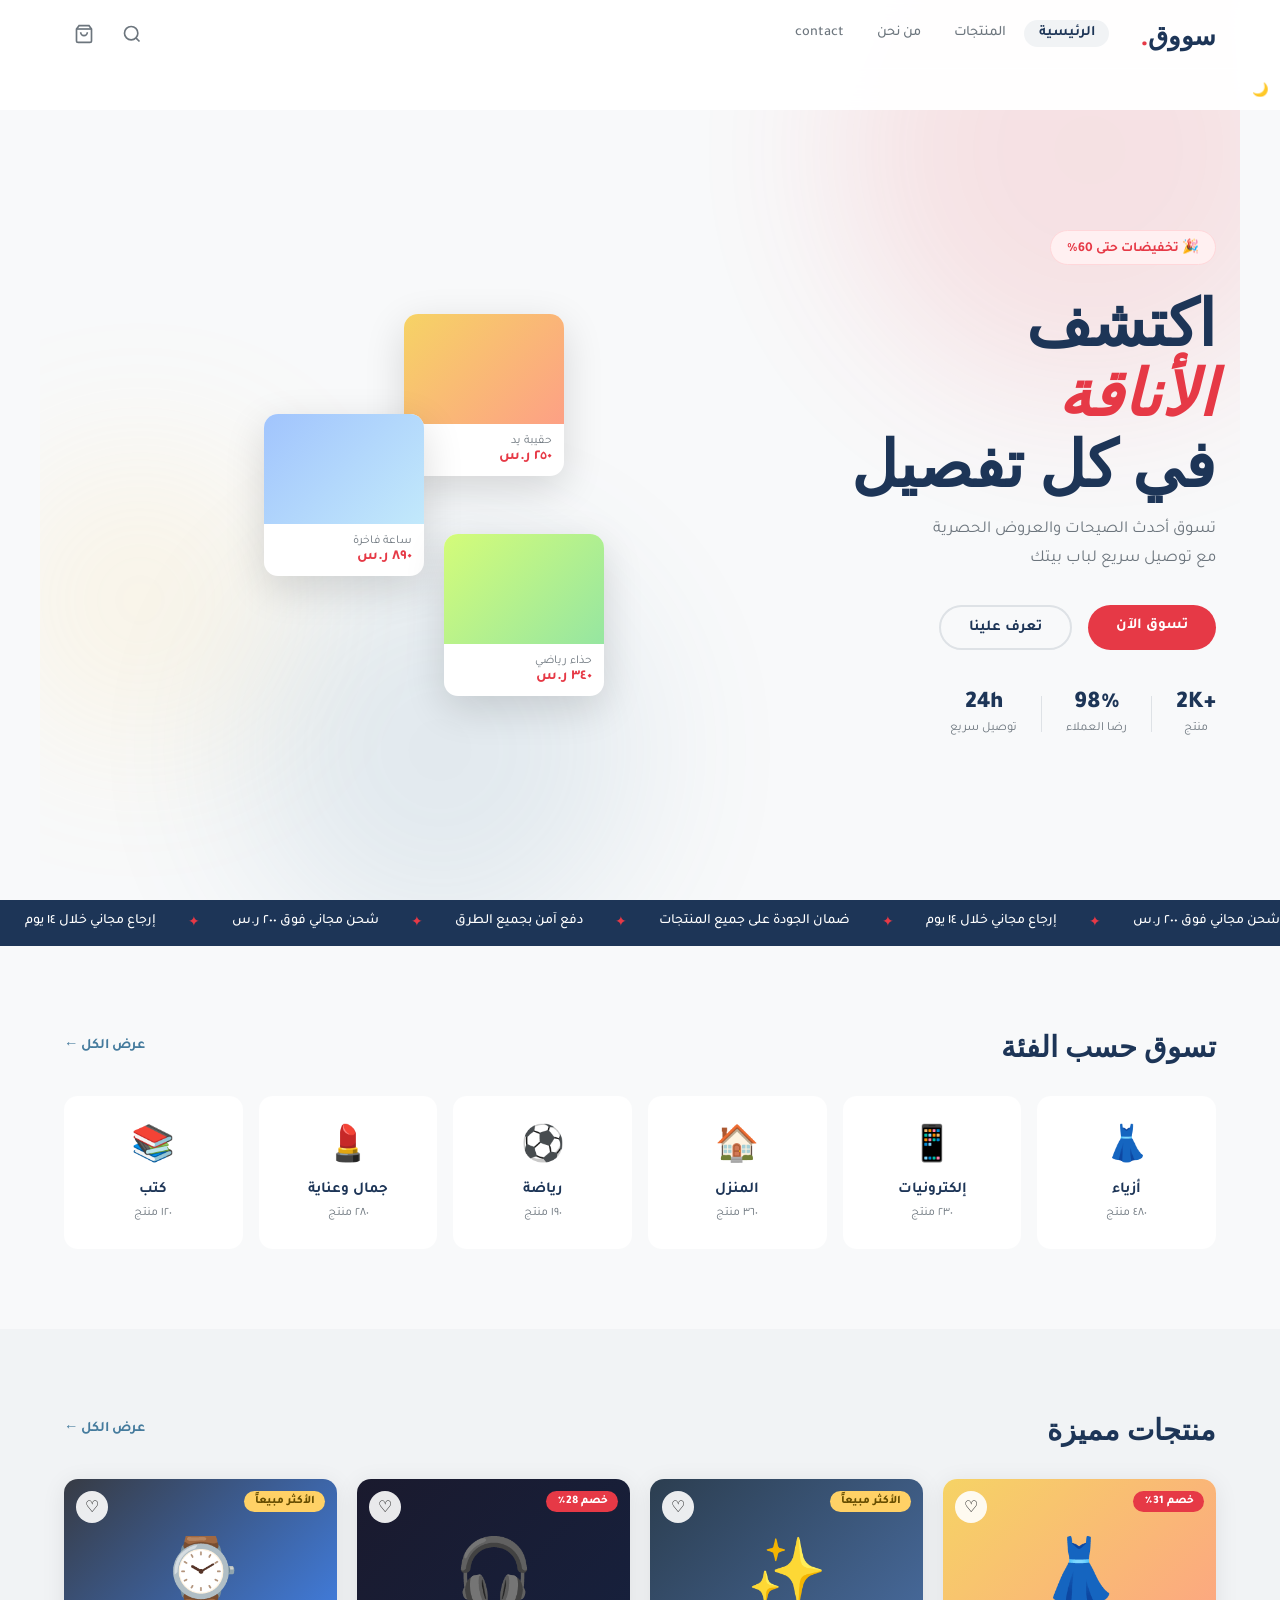
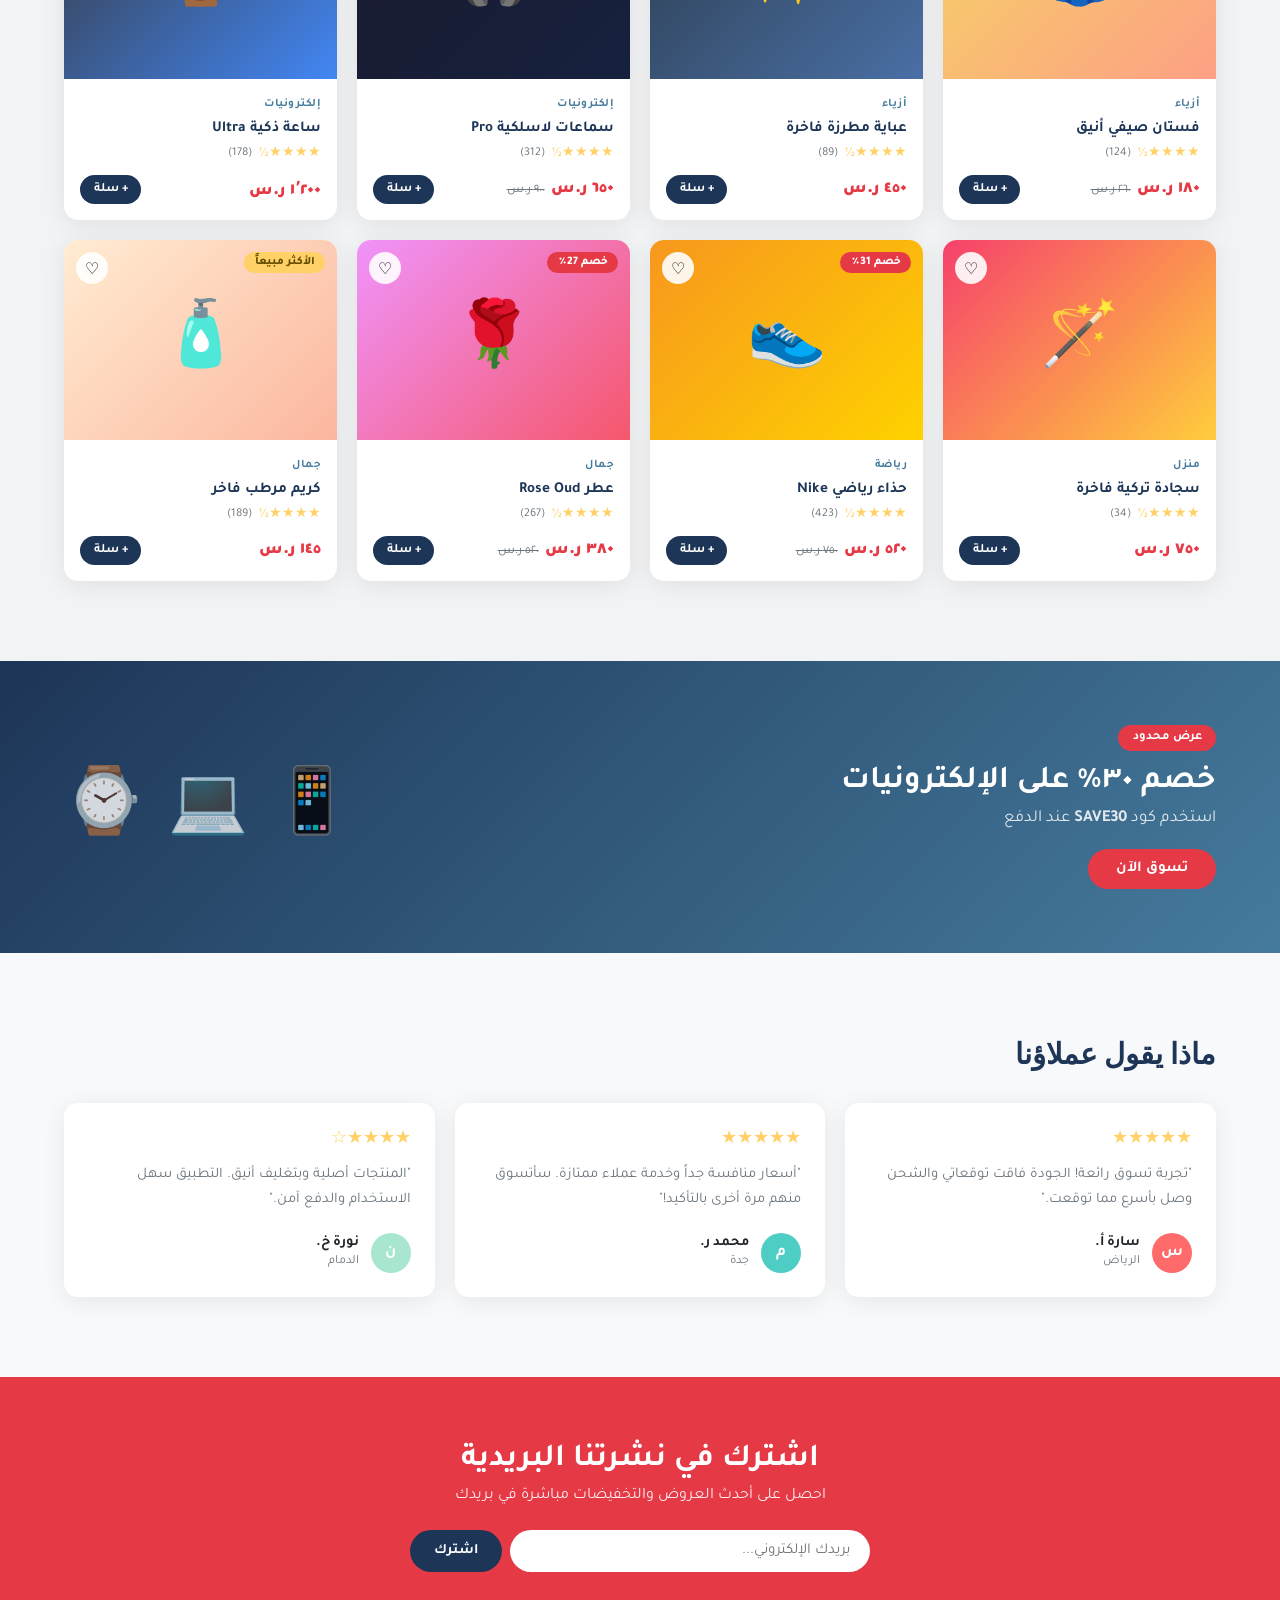
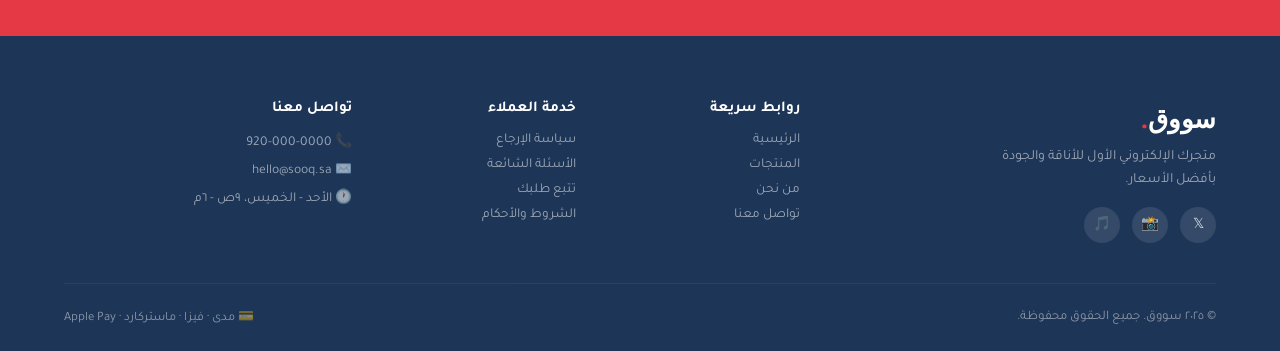
<file: index.html>
<!DOCTYPE html>
<html lang="ar" dir="rtl">
<head>
<meta charset="UTF-8">
<meta name="viewport" content="width=device-width, initial-scale=1.0">
<title>سووق — متجرك الإلكتروني</title>
<link rel="preconnect" href="https://fonts.googleapis.com">
<link href="https://fonts.googleapis.com/css2?family=Tajawal:wght@400;500;700;900&family=Playfair+Display:ital@0;1&display=swap" rel="stylesheet">
<link rel="stylesheet" href="style.css">
</head>
<body>

<!-- ═══ NAVBAR ═══ -->
<nav class="navbar" id="navbar">
  <div class="nav-inner">
    <a href="index.html" class="logo">سووق<span class="logo-dot">.</span></a>
    <ul class="nav-links">
      <li><a href="index.html" class="active">الرئيسية</a></li>
      <li><a href="products.html">المنتجات</a></li>
      <li><a href="about.html">من نحن</a></li>
      <li><a href="contact.html">contact</a></li>
    </ul>
    <div class="nav-actions">
      <button class="icon-btn" onclick="toggleSearch()" aria-label="بحث">
        <svg width="20" height="20" viewBox="0 0 24 24" fill="none" stroke="currentColor" stroke-width="2"><circle cx="11" cy="11" r="8"/><path d="m21 21-4.35-4.35"/></svg>
      </button>
      <a href="cart.html" class="icon-btn cart-btn" aria-label="السلة">
        <svg width="20" height="20" viewBox="0 0 24 24" fill="none" stroke="currentColor" stroke-width="2"><path d="M6 2 3 6v14a2 2 0 0 0 2 2h14a2 2 0 0 0 2-2V6l-3-4z"/><line x1="3" y1="6" x2="21" y2="6"/><path d="M16 10a4 4 0 0 1-8 0"/></svg>
        <span class="cart-badge" id="cart-count">0</span>
      </a>
      <button class="hamburger" id="hamburger" onclick="toggleMenu()">
        <span></span><span></span><span></span>
      </button>
    </div>
  </div>
  <div class="search-bar" id="search-bar">
    <input type="text" placeholder="ابحث عن منتجاتك..." id="search-input" oninput="liveSearch(this.value)">
    <div class="search-results" id="search-results"></div>
  </div>
  <div class="mobile-menu" id="mobile-menu">
    <a href="index.html">الرئيسية</a>
    <a href="products.html">المنتجات</a>
    <a href="about.html">من نحن</a>
    <a href="contact.html">تواصل</a>
  </div>
  <button class="icon-btn" onclick="toggleDarkMode()" id="dark-mode-btn" aria-label="تبديل الوضع">🌙</button>
</nav>

<!-- ═══ HERO ═══ -->
<section class="hero">
  <div class="hero-bg">
    <div class="hero-shape s1"></div>
    <div class="hero-shape s2"></div>
    <div class="hero-shape s3"></div>
  </div>
  <div class="hero-content">
    <span class="hero-tag">🎉 تخفيضات حتى 60%</span>
    <h1 class="hero-title">اكتشف<br><em>الأناقة</em><br>في كل تفصيل</h1>
    <p class="hero-sub">تسوق أحدث الصيحات والعروض الحصرية<br>مع توصيل سريع لباب بيتك</p>
    <div class="hero-btns">
      <a href="products.html" class="btn-primary">تسوق الآن</a>
      <a href="about.html" class="btn-ghost">تعرف علينا</a>
    </div>
    <div class="hero-stats">
      <div class="hstat"><span>+2K</span><small>منتج</small></div>
      <div class="hstat-divider"></div>
      <div class="hstat"><span>98%</span><small>رضا العملاء</small></div>
      <div class="hstat-divider"></div>
      <div class="hstat"><span>24h</span><small>توصيل سريع</small></div>
    </div>
  </div>
  <div class="hero-visual">
    <div class="hero-card hc1">
      <div class="hc-img" style="background:linear-gradient(135deg,#f6d365,#fda085)"></div>
      <div class="hc-info"><span>حقيبة يد</span><strong>٢٥٠ ر.س</strong></div>
    </div>
    <div class="hero-card hc2">
      <div class="hc-img" style="background:linear-gradient(135deg,#a1c4fd,#c2e9fb)"></div>
      <div class="hc-info"><span>ساعة فاخرة</span><strong>٨٩٠ ر.س</strong></div>
    </div>
    <div class="hero-card hc3">
      <div class="hc-img" style="background:linear-gradient(135deg,#d4fc79,#96e6a1)"></div>
      <div class="hc-info"><span>حذاء رياضي</span><strong>٣٤٠ ر.س</strong></div>
    </div>
  </div>
</section>

<!-- ═══ MARQUEE ═══ -->
<div class="marquee-wrap">
  <div class="marquee-track">
    <span>شحن مجاني فوق ٢٠٠ ر.س</span><span class="sep">✦</span>
    <span>إرجاع مجاني خلال ١٤ يوم</span><span class="sep">✦</span>
    <span>ضمان الجودة على جميع المنتجات</span><span class="sep">✦</span>
    <span>دفع آمن بجميع الطرق</span><span class="sep">✦</span>
    <span>شحن مجاني فوق ٢٠٠ ر.س</span><span class="sep">✦</span>
    <span>إرجاع مجاني خلال ١٤ يوم</span><span class="sep">✦</span>
    <span>ضمان الجودة على جميع المنتجات</span><span class="sep">✦</span>
    <span>دفع آمن بجميع الطرق</span><span class="sep">✦</span>
  </div>
</div>

<!-- ═══ CATEGORIES ═══ -->
<section class="section categories-section">
  <div class="container">
    <div class="section-head">
      <h2>تسوق حسب الفئة</h2>
      <a href="products.html" class="see-all">عرض الكل ←</a>
    </div>
    <div class="categories-grid">
      <a href="products.html?cat=fashion" class="cat-card" style="--cat-clr:#FF6B6B">
        <div class="cat-icon">👗</div>
        <h3>أزياء</h3>
        <span>٤٨٠ منتج</span>
      </a>
      <a href="products.html?cat=electronics" class="cat-card" style="--cat-clr:#4ECDC4">
        <div class="cat-icon">📱</div>
        <h3>إلكترونيات</h3>
        <span>٢٣٠ منتج</span>
      </a>
      <a href="products.html?cat=home" class="cat-card" style="--cat-clr:#FFE66D">
        <div class="cat-icon">🏠</div>
        <h3>المنزل</h3>
        <span>٣٦٠ منتج</span>
      </a>
      <a href="products.html?cat=sports" class="cat-card" style="--cat-clr:#A8E6CF">
        <div class="cat-icon">⚽</div>
        <h3>رياضة</h3>
        <span>١٩٠ منتج</span>
      </a>
      <a href="products.html?cat=beauty" class="cat-card" style="--cat-clr:#DDA0DD">
        <div class="cat-icon">💄</div>
        <h3>جمال وعناية</h3>
        <span>٢٨٠ منتج</span>
      </a>
      <a href="products.html?cat=books" class="cat-card" style="--cat-clr:#F0B27A">
        <div class="cat-icon">📚</div>
        <h3>كتب</h3>
        <span>١٢٠ منتج</span>
      </a>
    </div>
  </div>
</section>

<!-- ═══ FEATURED PRODUCTS ═══ -->
<section class="section" style="background:var(--bg2)">
  <div class="container">
    <div class="section-head">
      <h2>منتجات مميزة</h2>
      <a href="products.html" class="see-all">عرض الكل ←</a>
    </div>
    <div class="products-grid" id="featured-grid"></div>
  </div>
</section>

<!-- ═══ BANNER ═══ -->
<section class="promo-banner">
  <div class="container">
    <div class="promo-inner">
      <div class="promo-text">
        <span class="promo-tag">عرض محدود</span>
        <h2>خصم ٣٠٪ على الإلكترونيات</h2>
        <p>استخدم كود <strong>SAVE30</strong> عند الدفع</p>
        <a href="products.html?cat=electronics" class="btn-primary">تسوق الآن</a>
      </div>
      <div class="promo-decor">
        <div class="pd1">📱</div>
        <div class="pd2">💻</div>
        <div class="pd3">⌚</div>
      </div>
    </div>
  </div>
</section>

<!-- ═══ TESTIMONIALS ═══ -->
<section class="section">
  <div class="container">
    <div class="section-head"><h2>ماذا يقول عملاؤنا</h2></div>
    <div class="testimonials-grid">
      <div class="tcard">
        <div class="stars">★★★★★</div>
        <p>"تجربة تسوق رائعة! الجودة فاقت توقعاتي والشحن وصل بأسرع مما توقعت."</p>
        <div class="tcard-author">
          <div class="avatar" style="background:#FF6B6B">س</div>
          <div><strong>سارة أ.</strong><small>الرياض</small></div>
        </div>
      </div>
      <div class="tcard">
        <div class="stars">★★★★★</div>
        <p>"أسعار منافسة جداً وخدمة عملاء ممتازة. سأتسوق منهم مرة أخرى بالتأكيد!"</p>
        <div class="tcard-author">
          <div class="avatar" style="background:#4ECDC4">م</div>
          <div><strong>محمد ر.</strong><small>جدة</small></div>
        </div>
      </div>
      <div class="tcard">
        <div class="stars">★★★★☆</div>
        <p>"المنتجات أصلية وبتغليف أنيق. التطبيق سهل الاستخدام والدفع آمن."</p>
        <div class="tcard-author">
          <div class="avatar" style="background:#A8E6CF">ن</div>
          <div><strong>نورة خ.</strong><small>الدمام</small></div>
        </div>
      </div>
    </div>
  </div>
</section>

<!-- ═══ NEWSLETTER ═══ -->
<section class="newsletter-section">
  <div class="container">
    <div class="newsletter-inner">
      <h2>اشترك في نشرتنا البريدية</h2>
      <p>احصل على أحدث العروض والتخفيضات مباشرة في بريدك</p>
      <form class="newsletter-form" onsubmit="subscribeNewsletter(event)">
        <input type="email" placeholder="بريدك الإلكتروني..." required>
        <button type="submit">اشترك</button>
      </form>
    </div>
  </div>
</section>

<!-- ═══ FOOTER ═══ -->
<footer class="footer">
  <div class="container">
    <div class="footer-grid">
      <div class="footer-brand">
        <div class="logo">سووق<span class="logo-dot">.</span></div>
        <p>متجرك الإلكتروني الأول للأناقة والجودة بأفضل الأسعار.</p>
        <div class="socials">
          <a href="#" aria-label="تويتر">𝕏</a>
          <a href="#" aria-label="انستغرام">📸</a>
          <a href="#" aria-label="تيكتوك">🎵</a>
        </div>
      </div>
      <div class="footer-col">
        <h4>روابط سريعة</h4>
        <a href="index.html">الرئيسية</a>
        <a href="products.html">المنتجات</a>
        <a href="about.html">من نحن</a>
        <a href="contact.html">تواصل معنا</a>
      </div>
      <div class="footer-col">
        <h4>خدمة العملاء</h4>
        <a href="#">سياسة الإرجاع</a>
        <a href="#">الأسئلة الشائعة</a>
        <a href="#">تتبع طلبك</a>
        <a href="#">الشروط والأحكام</a>
      </div>
      <div class="footer-col">
        <h4>تواصل معنا</h4>
        <p>📞 920-000-0000</p>
        <p>✉️ hello@sooq.sa</p>
        <p>🕐 الأحد - الخميس، ٩ص - ٦م</p>
      </div>
    </div>
    <div class="footer-bottom">
      <p>© ٢٠٢٥ سووق. جميع الحقوق محفوظة.</p>
      <div class="pay-icons">💳 مدى · فيزا · ماستركارد · Apple Pay</div>
    </div>
  </div>
</footer>

<!-- Toast -->
<div id="toast" class="toast"></div>

<script src="data.js"></script>
<script src="app.js"></script>
<script>
  renderFeatured();
</script>
</body>
</html>
</file>
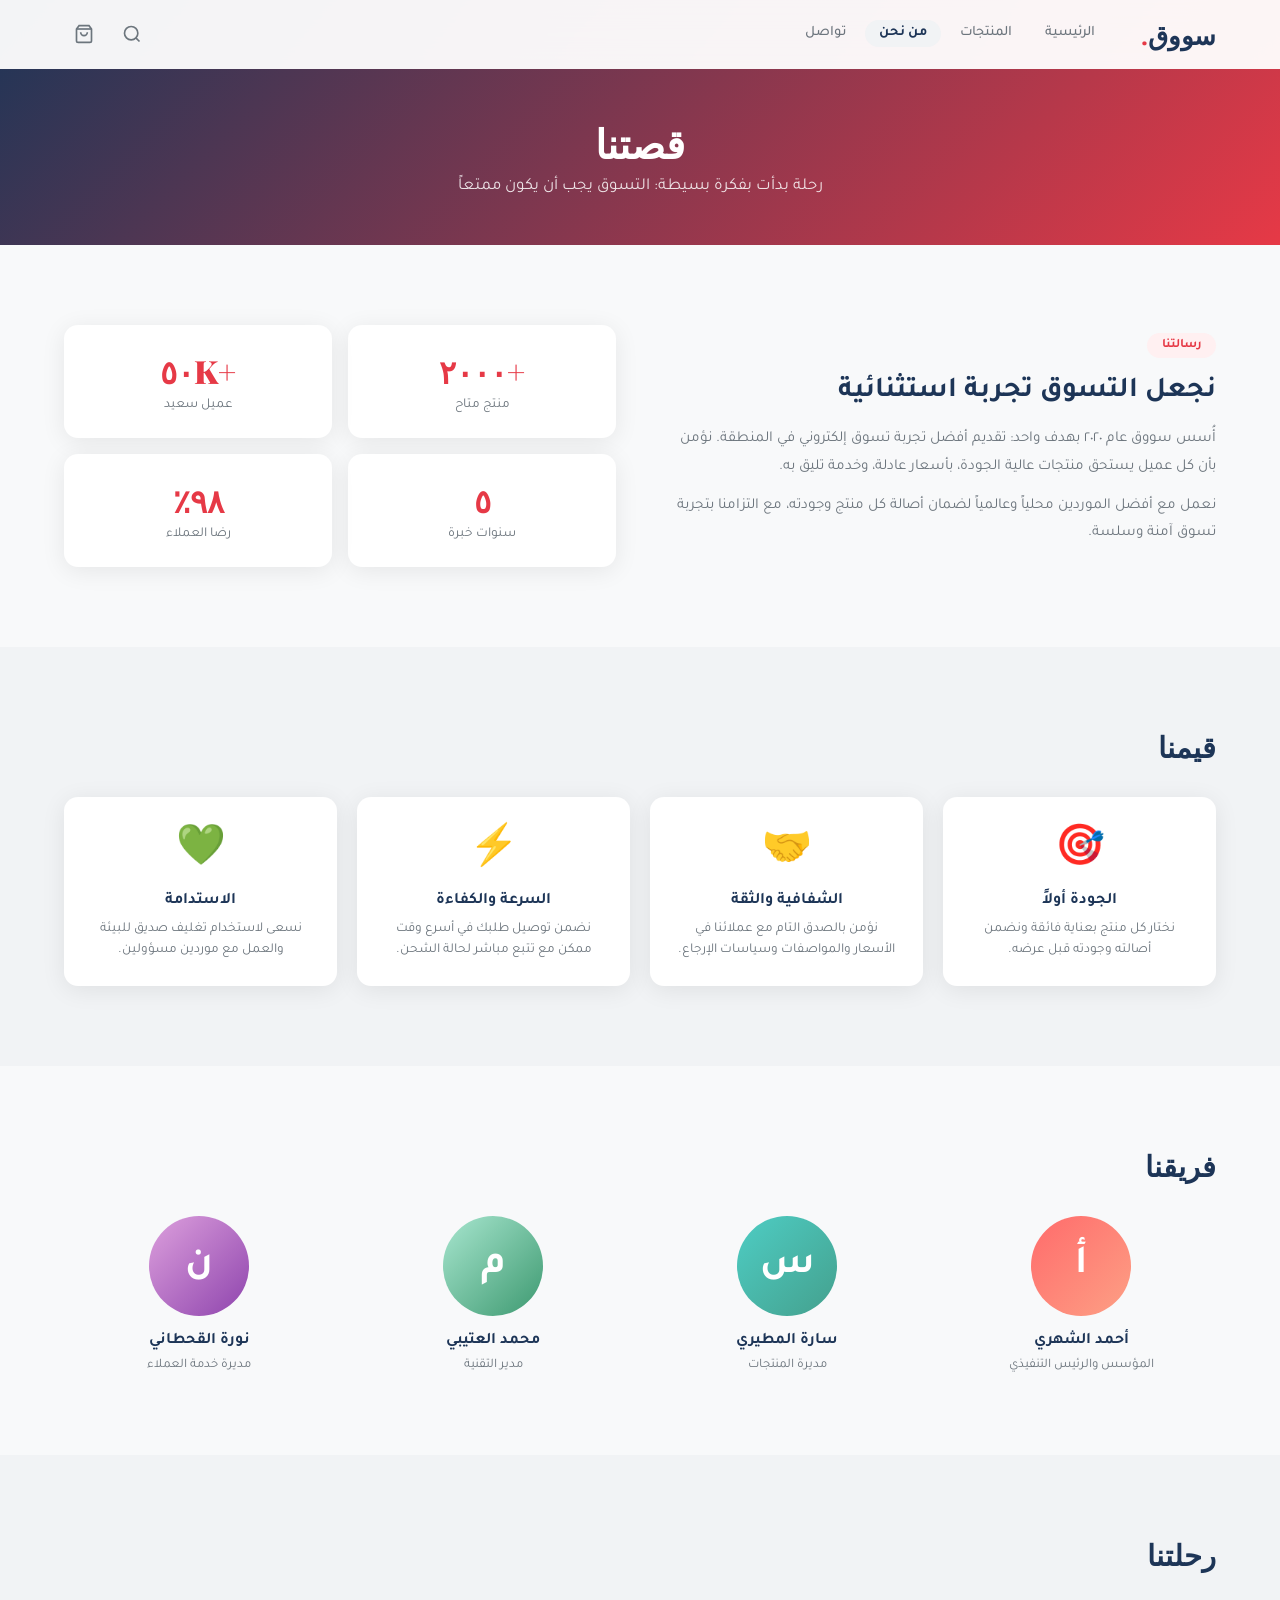
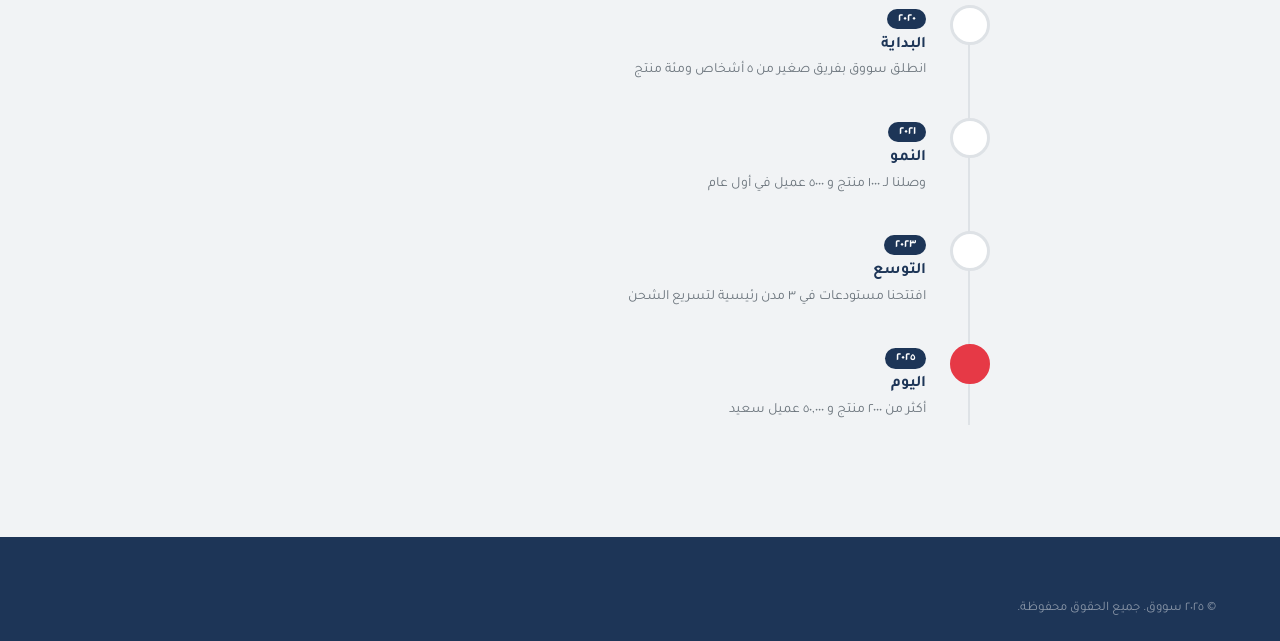
<file: about.html>
<!DOCTYPE html>
<html lang="ar" dir="rtl">
<head>
<meta charset="UTF-8">
<meta name="viewport" content="width=device-width, initial-scale=1.0">
<title>من نحن — سووق</title>
<link rel="preconnect" href="https://fonts.googleapis.com">
<link href="https://fonts.googleapis.com/css2?family=Tajawal:wght@400;500;700;900&family=Playfair+Display:ital@0;1&display=swap" rel="stylesheet">
<link rel="stylesheet" href="style.css">
</head>
<body>

<nav class="navbar" id="navbar">
  <div class="nav-inner">
    <a href="index.html" class="logo">سووق<span class="logo-dot">.</span></a>
    <ul class="nav-links">
      <li><a href="index.html">الرئيسية</a></li>
      <li><a href="products.html">المنتجات</a></li>
      <li><a href="about.html" class="active">من نحن</a></li>
      <li><a href="contact.html">تواصل</a></li>
    </ul>
    <div class="nav-actions">
      <button class="icon-btn" onclick="toggleSearch()">
        <svg width="20" height="20" viewBox="0 0 24 24" fill="none" stroke="currentColor" stroke-width="2"><circle cx="11" cy="11" r="8"/><path d="m21 21-4.35-4.35"/></svg>
      </button>
      <a href="cart.html" class="icon-btn cart-btn">
        <svg width="20" height="20" viewBox="0 0 24 24" fill="none" stroke="currentColor" stroke-width="2"><path d="M6 2 3 6v14a2 2 0 0 0 2 2h14a2 2 0 0 0 2-2V6l-3-4z"/><line x1="3" y1="6" x2="21" y2="6"/><path d="M16 10a4 4 0 0 1-8 0"/></svg>
        <span class="cart-badge" id="cart-count">0</span>
      </a>
      <button class="hamburger" onclick="toggleMenu()"><span></span><span></span><span></span></button>
    </div>
  </div>
  <div class="mobile-menu" id="mobile-menu">
    <a href="index.html">الرئيسية</a>
    <a href="products.html">المنتجات</a>
  </div>
</nav>

<!-- Hero -->
<div class="page-hero about-hero">
  <div class="container">
    <h1>قصتنا</h1>
    <p>رحلة بدأت بفكرة بسيطة: التسوق يجب أن يكون ممتعاً</p>
  </div>
</div>

<!-- Mission -->
<section class="section">
  <div class="container">
    <div class="about-mission">
      <div class="mission-text">
        <span class="section-tag">رسالتنا</span>
        <h2>نجعل التسوق تجربة استثنائية</h2>
        <p>أُسس سووق عام ٢٠٢٠ بهدف واحد: تقديم أفضل تجربة تسوق إلكتروني في المنطقة. نؤمن بأن كل عميل يستحق منتجات عالية الجودة، بأسعار عادلة، وخدمة تليق به.</p>
        <p>نعمل مع أفضل الموردين محلياً وعالمياً لضمان أصالة كل منتج وجودته، مع التزامنا بتجربة تسوق آمنة وسلسة.</p>
      </div>
      <div class="mission-stats">
        <div class="mstat"><span>+٢٠٠٠</span><p>منتج متاح</p></div>
        <div class="mstat"><span>+٥٠K</span><p>عميل سعيد</p></div>
        <div class="mstat"><span>٥</span><p>سنوات خبرة</p></div>
        <div class="mstat"><span>٩٨٪</span><p>رضا العملاء</p></div>
      </div>
    </div>
  </div>
</section>

<!-- Values -->
<section class="section" style="background:var(--bg2)">
  <div class="container">
    <div class="section-head"><h2>قيمنا</h2></div>
    <div class="values-grid">
      <div class="value-card">
        <div class="value-icon">🎯</div>
        <h3>الجودة أولاً</h3>
        <p>نختار كل منتج بعناية فائقة ونضمن أصالته وجودته قبل عرضه.</p>
      </div>
      <div class="value-card">
        <div class="value-icon">🤝</div>
        <h3>الشفافية والثقة</h3>
        <p>نؤمن بالصدق التام مع عملائنا في الأسعار والمواصفات وسياسات الإرجاع.</p>
      </div>
      <div class="value-card">
        <div class="value-icon">⚡</div>
        <h3>السرعة والكفاءة</h3>
        <p>نضمن توصيل طلبك في أسرع وقت ممكن مع تتبع مباشر لحالة الشحن.</p>
      </div>
      <div class="value-card">
        <div class="value-icon">💚</div>
        <h3>الاستدامة</h3>
        <p>نسعى لاستخدام تغليف صديق للبيئة والعمل مع موردين مسؤولين.</p>
      </div>
    </div>
  </div>
</section>

<!-- Team -->
<section class="section">
  <div class="container">
    <div class="section-head"><h2>فريقنا</h2></div>
    <div class="team-grid">
      <div class="team-card">
        <div class="team-avatar" style="background:linear-gradient(135deg,#FF6B6B,#fda085)">أ</div>
        <h3>أحمد الشهري</h3>
        <span>المؤسس والرئيس التنفيذي</span>
      </div>
      <div class="team-card">
        <div class="team-avatar" style="background:linear-gradient(135deg,#4ECDC4,#44a08d)">س</div>
        <h3>سارة المطيري</h3>
        <span>مديرة المنتجات</span>
      </div>
      <div class="team-card">
        <div class="team-avatar" style="background:linear-gradient(135deg,#A8E6CF,#3d9970)">م</div>
        <h3>محمد العتيبي</h3>
        <span>مدير التقنية</span>
      </div>
      <div class="team-card">
        <div class="team-avatar" style="background:linear-gradient(135deg,#DDA0DD,#8e44ad)">ن</div>
        <h3>نورة القحطاني</h3>
        <span>مديرة خدمة العملاء</span>
      </div>
    </div>
  </div>
</section>

<!-- Timeline -->
<section class="section" style="background:var(--bg2)">
  <div class="container">
    <div class="section-head"><h2>رحلتنا</h2></div>
    <div class="timeline">
      <div class="tl-item">
        <div class="tl-dot"></div>
        <div class="tl-content">
          <span class="tl-year">٢٠٢٠</span>
          <h3>البداية</h3>
          <p>انطلق سووق بفريق صغير من ٥ أشخاص ومئة منتج</p>
        </div>
      </div>
      <div class="tl-item">
        <div class="tl-dot"></div>
        <div class="tl-content">
          <span class="tl-year">٢٠٢١</span>
          <h3>النمو</h3>
          <p>وصلنا لـ ١٠٠٠ منتج و ٥٠٠٠ عميل في أول عام</p>
        </div>
      </div>
      <div class="tl-item">
        <div class="tl-dot"></div>
        <div class="tl-content">
          <span class="tl-year">٢٠٢٣</span>
          <h3>التوسع</h3>
          <p>افتتحنا مستودعات في ٣ مدن رئيسية لتسريع الشحن</p>
        </div>
      </div>
      <div class="tl-item">
        <div class="tl-dot active-dot"></div>
        <div class="tl-content">
          <span class="tl-year">٢٠٢٥</span>
          <h3>اليوم</h3>
          <p>أكثر من ٢٠٠٠ منتج و ٥٠,٠٠٠ عميل سعيد</p>
        </div>
      </div>
    </div>
  </div>
</section>

<footer class="footer">
  <div class="container">
    <div class="footer-bottom" style="border-top:none;padding-top:0">
      <p>© ٢٠٢٥ سووق. جميع الحقوق محفوظة.</p>
    </div>
  </div>
</footer>

<div id="toast" class="toast"></div>
<script src="data.js"></script>
<script src="app.js"></script>
</body>
</html>
</file>
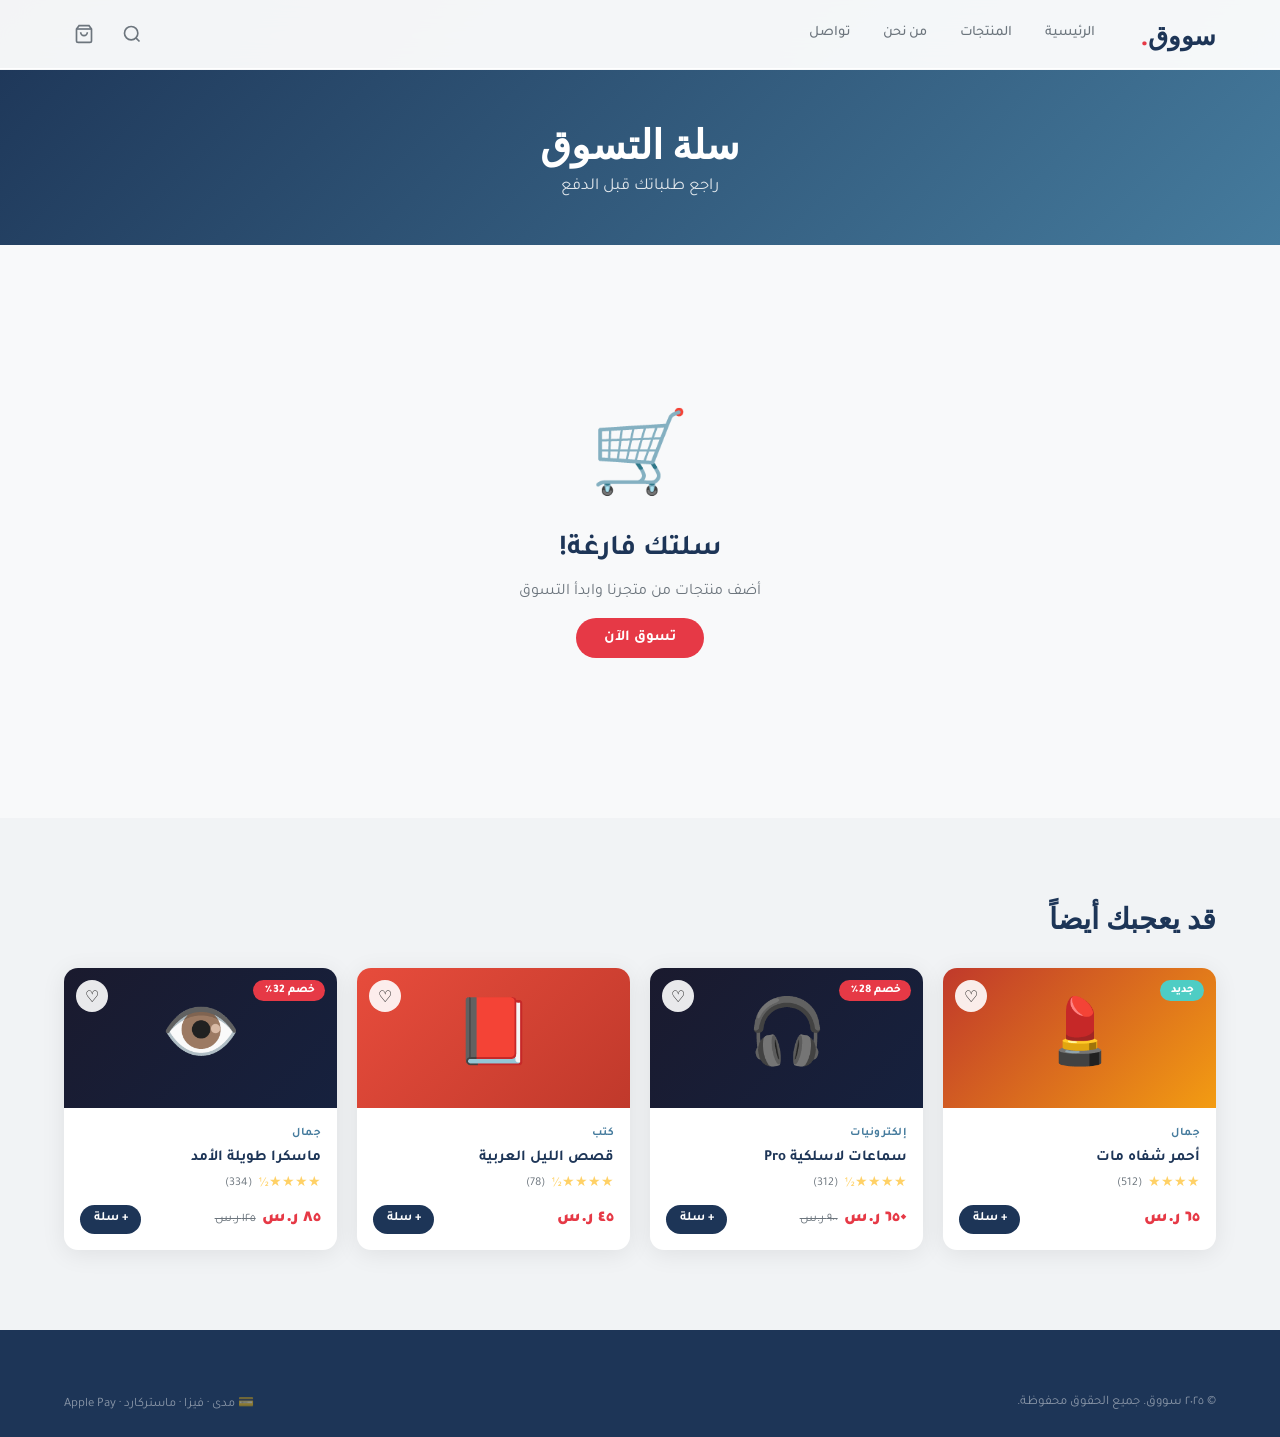
<file: cart.html>
<!DOCTYPE html>
<html lang="ar" dir="rtl">
<head>
<meta charset="UTF-8">
<meta name="viewport" content="width=device-width, initial-scale=1.0">
<title>سلة التسوق — سووق</title>
<link rel="preconnect" href="https://fonts.googleapis.com">
<link href="https://fonts.googleapis.com/css2?family=Tajawal:wght@400;500;700;900&family=Playfair+Display:ital@0;1&display=swap" rel="stylesheet">
<link rel="stylesheet" href="style.css">
</head>
<body>

<nav class="navbar" id="navbar">
  <div class="nav-inner">
    <a href="index.html" class="logo">سووق<span class="logo-dot">.</span></a>
    <ul class="nav-links">
      <li><a href="index.html">الرئيسية</a></li>
      <li><a href="products.html">المنتجات</a></li>
      <li><a href="about.html">من نحن</a></li>
      <li><a href="contact.html">تواصل</a></li>
    </ul>
    <div class="nav-actions">
      <button class="icon-btn" onclick="toggleSearch()">
        <svg width="20" height="20" viewBox="0 0 24 24" fill="none" stroke="currentColor" stroke-width="2"><circle cx="11" cy="11" r="8"/><path d="m21 21-4.35-4.35"/></svg>
      </button>
      <a href="cart.html" class="icon-btn cart-btn">
        <svg width="20" height="20" viewBox="0 0 24 24" fill="none" stroke="currentColor" stroke-width="2"><path d="M6 2 3 6v14a2 2 0 0 0 2 2h14a2 2 0 0 0 2-2V6l-3-4z"/><line x1="3" y1="6" x2="21" y2="6"/><path d="M16 10a4 4 0 0 1-8 0"/></svg>
        <span class="cart-badge" id="cart-count">0</span>
      </a>
      <button class="hamburger" onclick="toggleMenu()"><span></span><span></span><span></span></button>
    </div>
  </div>
  <div class="search-bar" id="search-bar">
    <input type="text" placeholder="ابحث..." id="search-input" oninput="liveSearch(this.value)">
    <div class="search-results" id="search-results"></div>
  </div>
  <div class="mobile-menu" id="mobile-menu">
    <a href="index.html">الرئيسية</a>
    <a href="products.html">المنتجات</a>
  </div>
</nav>

<div class="page-hero">
  <div class="container">
    <h1>سلة التسوق</h1>
    <p>راجع طلباتك قبل الدفع</p>
  </div>
</div>

<section class="section">
  <div class="container">
    <div id="cart-empty" class="cart-empty" style="display:none">
      <div class="empty-icon">🛒</div>
      <h2>سلتك فارغة!</h2>
      <p>أضف منتجات من متجرنا وابدأ التسوق</p>
      <a href="products.html" class="btn-primary">تسوق الآن</a>
    </div>

    <div id="cart-content" class="cart-layout">
      <!-- Cart Items -->
      <div class="cart-items-col">
        <div class="cart-items-header">
          <h2>المنتجات (<span id="item-count">0</span>)</h2>
          <button class="clear-cart-btn" onclick="clearCart()">حذف الكل</button>
        </div>
        <div id="cart-items-list"></div>
      </div>

      <!-- Order Summary -->
      <div class="cart-summary-col">
        <div class="order-summary">
          <h3>summury</h3>

          <div class="summary-row">
            <span>المجموع الفرعي</span>
            <span id="subtotal">٠ ر.س</span>
          </div>
          <div class="summary-row">
            <span>الشحن</span>
            <span id="shipping-cost" class="text-green">مجاني</span>
          </div>
          <div class="summary-row" id="discount-row" style="display:none">
            <span>الخصم</span>
            <span id="discount-val" class="text-red"></span>
          </div>

          <!-- Promo Code -->
          <div class="promo-section">
            <label>كود الخصم</label>
            <div class="promo-input-wrap">
              <input type="text" id="promo-input" placeholder="أدخل الكود..." maxlength="20">
              <button onclick="applyPromo()">تطبيق</button>
            </div>
            <p id="promo-msg" class="promo-msg"></p>
            <p class="promo-hint">جرب: SAVE30 · WELCOME10 · FREE50</p>
          </div>

          <div class="summary-total">
            <span>الإجمالي</span>
            <span id="total-price">٠ ر.س</span>
          </div>

          <button class="btn-primary full-btn" onclick="checkout()">إتمام الشراء →</button>
          <a href="products.html" class="continue-shopping">← متابعة التسوق</a>

          <!-- Trust badges -->
          <div class="trust-badges">
            <div class="tbadge"><span>🔒</span><small>دفع آمن</small></div>
            <div class="tbadge"><span>🔄</span><small>إرجاع مجاني</small></div>
            <div class="tbadge"><span>🚀</span><small>شحن سريع</small></div>
          </div>
        </div>
      </div>
    </div>
  </div>
</section>

<!-- Suggested Products -->
<section class="section" style="background:var(--bg2)" id="suggested-section">
  <div class="container">
    <div class="section-head"><h2>قد يعجبك أيضاً</h2></div>
    <div class="products-grid" id="suggested-grid"></div>
  </div>
</section>

<footer class="footer">
  <div class="container">
    <div class="footer-bottom" style="border-top:none;padding-top:0">
      <p>© ٢٠٢٥ سووق. جميع الحقوق محفوظة.</p>
      <div class="pay-icons">💳 مدى · فيزا · ماستركارد · Apple Pay</div>
    </div>
  </div>
</footer>

<div id="toast" class="toast"></div>

<script src="data.js"></script>
<script src="app.js"></script>
<script>
  renderCart();
  renderSuggested();
</script>
</body>
</html>
</file>
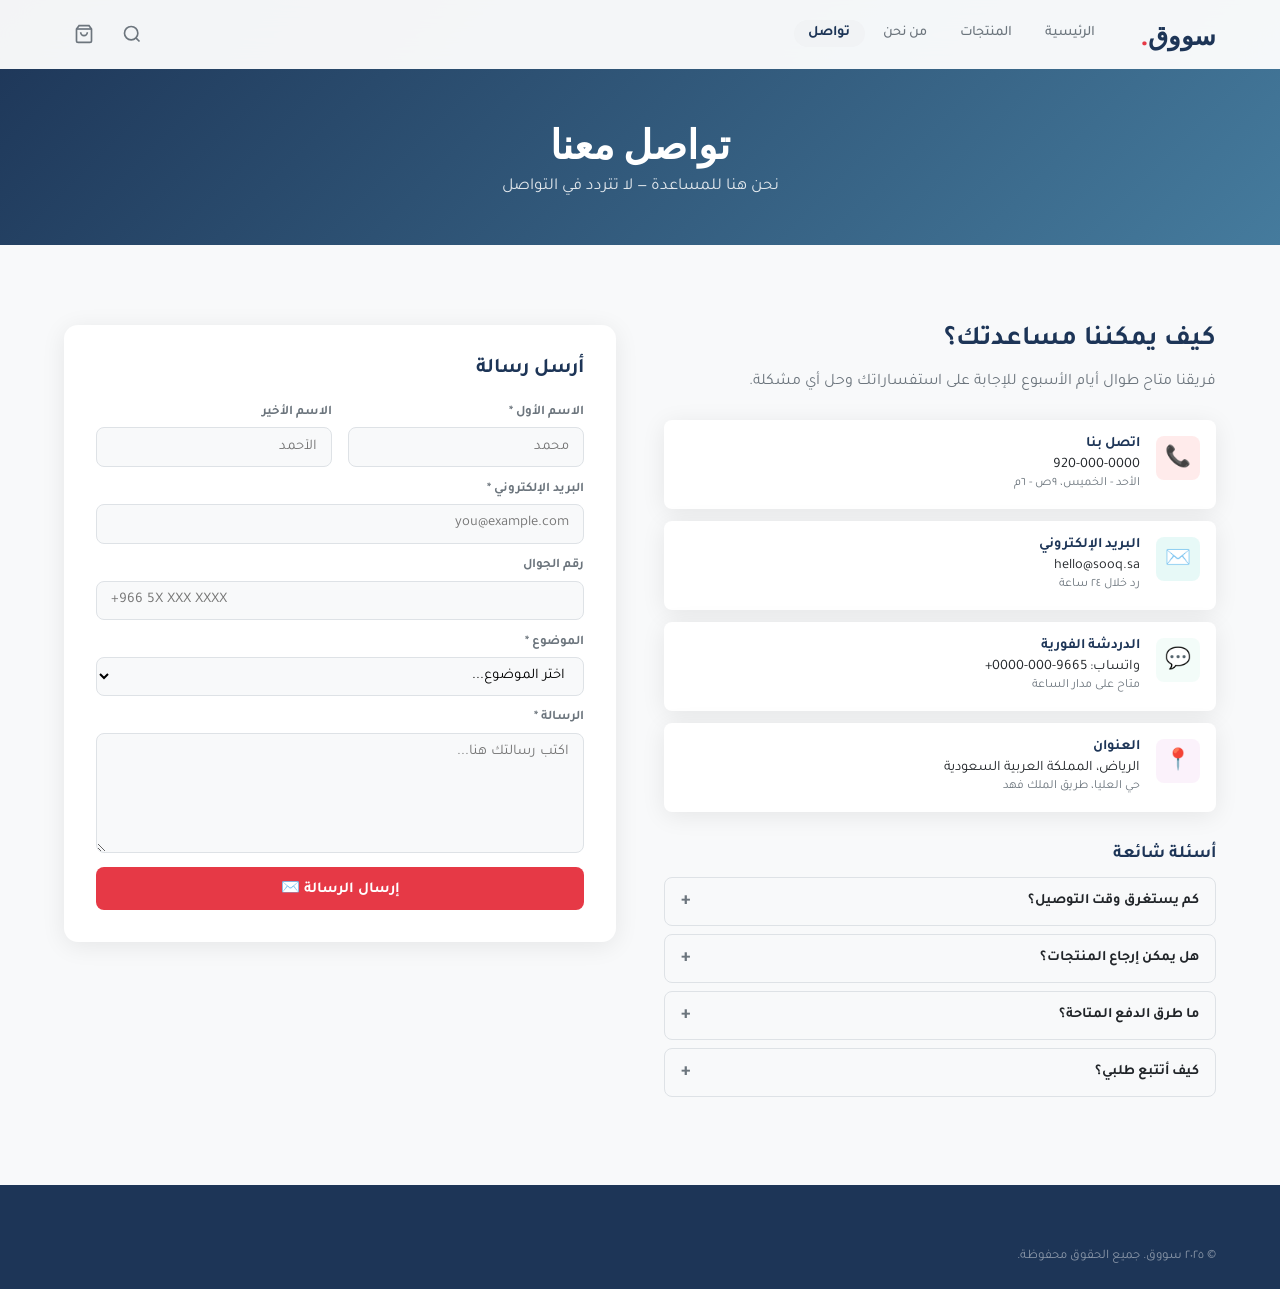
<file: contact.html>
<!DOCTYPE html>
<html lang="ar" dir="rtl">
<head>
<meta charset="UTF-8">
<meta name="viewport" content="width=device-width, initial-scale=1.0">
<title>تواصل معنا — سووق</title>
<link rel="preconnect" href="https://fonts.googleapis.com">
<link href="https://fonts.googleapis.com/css2?family=Tajawal:wght@400;500;700;900&family=Playfair+Display:ital@0;1&display=swap" rel="stylesheet">
<link rel="stylesheet" href="style.css">
</head>
<body>

<nav class="navbar" id="navbar">
  <div class="nav-inner">
    <a href="index.html" class="logo">سووق<span class="logo-dot">.</span></a>
    <ul class="nav-links">
      <li><a href="index.html">الرئيسية</a></li>
      <li><a href="products.html">المنتجات</a></li>
      <li><a href="about.html">من نحن</a></li>
      <li><a href="contact.html" class="active">تواصل</a></li>
    </ul>
    <div class="nav-actions">
      <button class="icon-btn" onclick="toggleSearch()">
        <svg width="20" height="20" viewBox="0 0 24 24" fill="none" stroke="currentColor" stroke-width="2"><circle cx="11" cy="11" r="8"/><path d="m21 21-4.35-4.35"/></svg>
      </button>
      <a href="cart.html" class="icon-btn cart-btn">
        <svg width="20" height="20" viewBox="0 0 24 24" fill="none" stroke="currentColor" stroke-width="2"><path d="M6 2 3 6v14a2 2 0 0 0 2 2h14a2 2 0 0 0 2-2V6l-3-4z"/><line x1="3" y1="6" x2="21" y2="6"/><path d="M16 10a4 4 0 0 1-8 0"/></svg>
        <span class="cart-badge" id="cart-count">0</span>
      </a>
      <button class="hamburger" onclick="toggleMenu()"><span></span><span></span><span></span></button>
    </div>
  </div>
  <div class="mobile-menu" id="mobile-menu">
    <a href="index.html">الرئيسية</a>
    <a href="products.html">المنتجات</a>
  </div>
</nav>

<div class="page-hero">
  <div class="container">
    <h1>تواصل معنا</h1>
    <p>نحن هنا للمساعدة — لا تتردد في التواصل</p>
  </div>
</div>

<section class="section">
  <div class="container">
    <div class="contact-layout">

      <!-- Contact Info -->
      <div class="contact-info-col">
        <h2>كيف يمكننا مساعدتك؟</h2>
        <p>فريقنا متاح طوال أيام الأسبوع للإجابة على استفساراتك وحل أي مشكلة.</p>

        <div class="contact-cards">
          <div class="contact-card">
            <div class="cc-icon" style="background:#FF6B6B22;color:#FF6B6B">📞</div>
            <div>
              <h4>اتصل بنا</h4>
              <p>920-000-0000</p>
              <small>الأحد - الخميس، ٩ص - ٦م</small>
            </div>
          </div>
          <div class="contact-card">
            <div class="cc-icon" style="background:#4ECDC422;color:#4ECDC4">✉️</div>
            <div>
              <h4>البريد الإلكتروني</h4>
              <p>hello@sooq.sa</p>
              <small>رد خلال ٢٤ ساعة</small>
            </div>
          </div>
          <div class="contact-card">
            <div class="cc-icon" style="background:#A8E6CF22;color:#3d9970">💬</div>
            <div>
              <h4>الدردشة الفورية</h4>
              <p>واتساب: 9665-000-0000+</p>
              <small>متاح على مدار الساعة</small>
            </div>
          </div>
          <div class="contact-card">
            <div class="cc-icon" style="background:#DDA0DD22;color:#8e44ad">📍</div>
            <div>
              <h4>العنوان</h4>
              <p>الرياض، المملكة العربية السعودية</p>
              <small>حي العليا، طريق الملك فهد</small>
            </div>
          </div>
        </div>

        <!-- FAQ Quick -->
        <div class="faq-quick">
          <h3>أسئلة شائعة</h3>
          <details class="faq-item">
            <summary>كم يستغرق وقت التوصيل؟</summary>
            <p>يصل طلبك خلال ١-٣ أيام عمل داخل المملكة. الشحن السريع متاح في يوم واحد.</p>
          </details>
          <details class="faq-item">
            <summary>هل يمكن إرجاع المنتجات؟</summary>
            <p>نعم، يمكنك إرجاع أي منتج خلال ١٤ يوماً من الاستلام مجاناً.</p>
          </details>
          <details class="faq-item">
            <summary>ما طرق الدفع المتاحة؟</summary>
            <p>نقبل مدى، فيزا، ماستركارد، Apple Pay، وCash on Delivery.</p>
          </details>
          <details class="faq-item">
            <summary>كيف أتتبع طلبي؟</summary>
            <p>ستصلك رسالة SMS وبريد إلكتروني برقم التتبع فور شحن طلبك.</p>
          </details>
        </div>
      </div>

      <!-- Contact Form -->
      <div class="contact-form-col">
        <div class="contact-form-card">
          <h3>أرسل رسالة</h3>
          <form id="contact-form" onsubmit="sendContactForm(event)">
            <div class="form-row">
              <div class="form-field">
                <label>الاسم الأول *</label>
                <input type="text" id="cf-fname" placeholder="محمد" required>
              </div>
              <div class="form-field">
                <label>الاسم الأخير</label>
                <input type="text" id="cf-lname" placeholder="الأحمد">
              </div>
            </div>
            <div class="form-field">
              <label>البريد الإلكتروني *</label>
              <input type="email" id="cf-email" placeholder="you@example.com" required>
            </div>
            <div class="form-field">
              <label>رقم الجوال</label>
              <input type="tel" id="cf-phone" placeholder="+966 5X XXX XXXX">
            </div>
            <div class="form-field">
              <label>الموضوع *</label>
              <select id="cf-subject" required>
                <option value="">اختر الموضوع...</option>
                <option value="order">استفسار عن طلب</option>
                <option value="return">طلب إرجاع</option>
                <option value="product">استفسار عن منتج</option>
                <option value="complaint">شكوى</option>
                <option value="other">أخرى</option>
              </select>
            </div>
            <div class="form-field">
              <label>الرسالة *</label>
              <textarea id="cf-message" rows="5" placeholder="اكتب رسالتك هنا..." required></textarea>
            </div>
            <button type="submit" class="btn-primary full-btn" id="send-btn">
              إرسال الرسالة ✉️
            </button>
          </form>
          <div id="form-success" class="form-success" style="display:none">
            <div class="success-icon">✅</div>
            <h3>تم الإرسال بنجاح!</h3>
            <p>شكراً لتواصلك. سيرد عليك فريقنا خلال ٢٤ ساعة.</p>
            <button class="btn-outline-sm" onclick="resetContactForm()">إرسال رسالة أخرى</button>
          </div>
        </div>
      </div>

    </div>
  </div>
</section>

<footer class="footer">
  <div class="container">
    <div class="footer-bottom" style="border-top:none;padding-top:0">
      <p>© ٢٠٢٥ سووق. جميع الحقوق محفوظة.</p>
    </div>
  </div>
</footer>

<div id="toast" class="toast"></div>
<script src="data.js"></script>
<script src="app.js"></script>
</body>
</html>
</file>
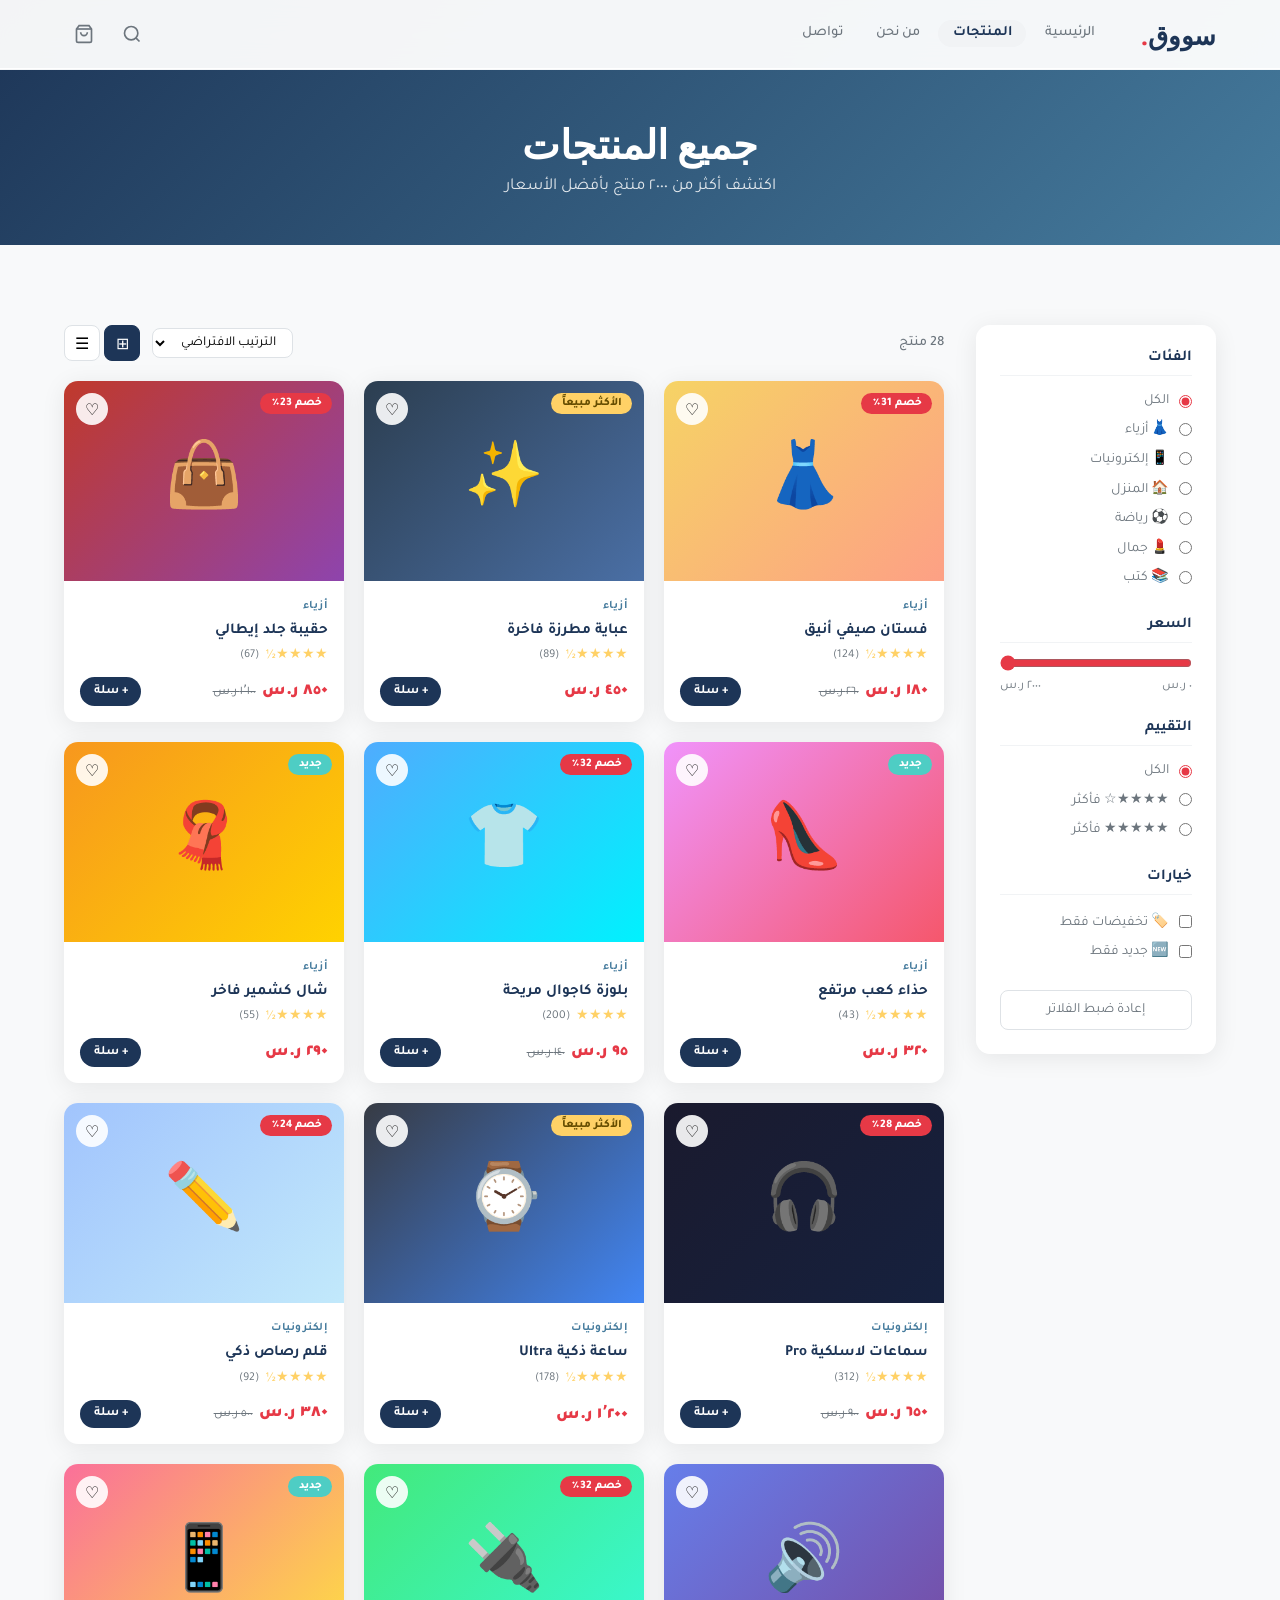
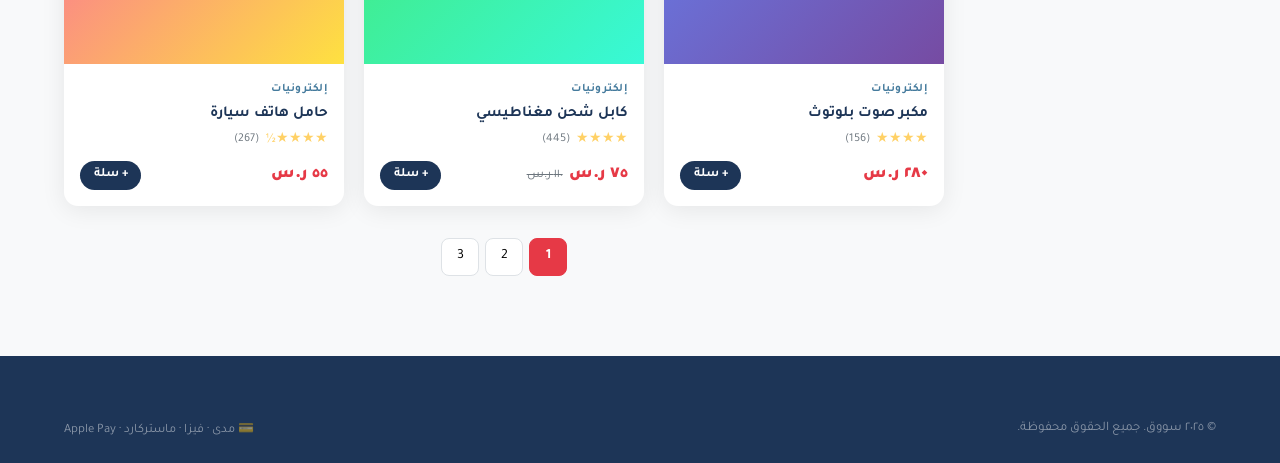
<file: products.html>
<!DOCTYPE html>
<html lang="ar" dir="rtl">
<head>
<meta charset="UTF-8">
<meta name="viewport" content="width=device-width, initial-scale=1.0">
<title>المنتجات — سووق</title>
<link rel="preconnect" href="https://fonts.googleapis.com">
<link href="https://fonts.googleapis.com/css2?family=Tajawal:wght@400;500;700;900&family=Playfair+Display:ital@0;1&display=swap" rel="stylesheet">
<link rel="stylesheet" href="style.css">
</head>
<body>

<nav class="navbar" id="navbar">
  <div class="nav-inner">
    <a href="index.html" class="logo">سووق<span class="logo-dot">.</span></a>
    <ul class="nav-links">
      <li><a href="index.html">الرئيسية</a></li>
      <li><a href="products.html" class="active">المنتجات</a></li>
      <li><a href="about.html">من نحن</a></li>
      <li><a href="contact.html">تواصل</a></li>
    </ul>
    <div class="nav-actions">
      <button class="icon-btn" onclick="toggleSearch()">
        <svg width="20" height="20" viewBox="0 0 24 24" fill="none" stroke="currentColor" stroke-width="2"><circle cx="11" cy="11" r="8"/><path d="m21 21-4.35-4.35"/></svg>
      </button>
      <a href="cart.html" class="icon-btn cart-btn">
        <svg width="20" height="20" viewBox="0 0 24 24" fill="none" stroke="currentColor" stroke-width="2"><path d="M6 2 3 6v14a2 2 0 0 0 2 2h14a2 2 0 0 0 2-2V6l-3-4z"/><line x1="3" y1="6" x2="21" y2="6"/><path d="M16 10a4 4 0 0 1-8 0"/></svg>
        <span class="cart-badge" id="cart-count">0</span>
      </a>
      <button class="hamburger" onclick="toggleMenu()"><span></span><span></span><span></span></button>
    </div>
  </div>
  <div class="search-bar" id="search-bar">
    <input type="text" placeholder="ابحث عن منتجاتك..." id="search-input" oninput="liveSearch(this.value)">
    <div class="search-results" id="search-results"></div>
  </div>
  <div class="mobile-menu" id="mobile-menu">
    <a href="index.html">الرئيسية</a>
    <a href="products.html">المنتجات</a>
    <a href="about.html">من نحن</a>
    <a href="contact.html">تواصل</a>
  </div>
</nav>

<!-- Page Header -->
<div class="page-hero">
  <div class="container">
    <h1>جميع المنتجات</h1>
    <p>اكتشف أكثر من ٢٠٠٠ منتج بأفضل الأسعار</p>
  </div>
</div>

<!-- ═══ PRODUCTS LAYOUT ═══ -->
<section class="section">
  <div class="container">
    <div class="products-layout">

      <!-- Sidebar Filters -->
      <aside class="filters-sidebar">
        <div class="filter-block">
          <h3>الفئات</h3>
          <label class="filter-check"><input type="radio" name="cat" value="all" checked onchange="applyFilters()"> الكل</label>
          <label class="filter-check"><input type="radio" name="cat" value="fashion" onchange="applyFilters()"> 👗 أزياء</label>
          <label class="filter-check"><input type="radio" name="cat" value="electronics" onchange="applyFilters()"> 📱 إلكترونيات</label>
          <label class="filter-check"><input type="radio" name="cat" value="home" onchange="applyFilters()"> 🏠 المنزل</label>
          <label class="filter-check"><input type="radio" name="cat" value="sports" onchange="applyFilters()"> ⚽ رياضة</label>
          <label class="filter-check"><input type="radio" name="cat" value="beauty" onchange="applyFilters()"> 💄 جمال</label>
          <label class="filter-check"><input type="radio" name="cat" value="books" onchange="applyFilters()"> 📚 كتب</label>
        </div>

        <div class="filter-block">
          <h3>السعر</h3>
          <div class="price-range">
            <input type="range" id="price-max" min="50" max="2000" value="2000" step="50" oninput="updatePriceDisplay()">
            <div class="price-display">
              <span>٠ ر.س</span>
              <span id="price-val">٢٠٠٠ ر.س</span>
            </div>
          </div>
        </div>

        <div class="filter-block">
          <h3>التقييم</h3>
          <label class="filter-check"><input type="radio" name="rating" value="0" checked onchange="applyFilters()"> الكل</label>
          <label class="filter-check"><input type="radio" name="rating" value="4" onchange="applyFilters()"> ★★★★☆ فأكثر</label>
          <label class="filter-check"><input type="radio" name="rating" value="4.5" onchange="applyFilters()"> ★★★★★ فأكثر</label>
        </div>

        <div class="filter-block">
          <h3>خيارات</h3>
          <label class="filter-check"><input type="checkbox" id="f-sale" onchange="applyFilters()"> 🏷️ تخفيضات فقط</label>
          <label class="filter-check"><input type="checkbox" id="f-new" onchange="applyFilters()"> 🆕 جديد فقط</label>
        </div>

        <button class="btn-outline-full" onclick="resetFilters()">إعادة ضبط الفلاتر</button>
      </aside>

      <!-- Products Area -->
      <div class="products-area">
        <div class="products-toolbar">
          <span id="results-count" class="results-count"></span>
          <div class="toolbar-right">
            <select id="sort-select" onchange="applyFilters()">
              <option value="default">الترتيب الافتراضي</option>
              <option value="price-asc">السعر: من الأقل</option>
              <option value="price-desc">السعر: من الأعلى</option>
              <option value="rating">الأعلى تقييماً</option>
              <option value="newest">الأحدث</option>
            </select>
            <div class="view-toggle">
              <button class="vbtn active" id="vbtn-grid" onclick="setView('grid')">⊞</button>
              <button class="vbtn" id="vbtn-list" onclick="setView('list')">☰</button>
            </div>
          </div>
        </div>
        <div class="products-grid" id="products-grid"></div>
        <div class="pagination" id="pagination"></div>
      </div>
    </div>
  </div>
</section>

<footer class="footer">
  <div class="container">
    <div class="footer-bottom" style="border-top:none;padding-top:0">
      <p>© ٢٠٢٥ سووق. جميع الحقوق محفوظة.</p>
      <div class="pay-icons">💳 مدى · فيزا · ماستركارد · Apple Pay</div>
    </div>
  </div>
</footer>

<div id="toast" class="toast"></div>

<script src="data.js"></script>
<script src="app.js"></script>
<script>
  const params = new URLSearchParams(window.location.search);
  const catParam = params.get('cat');
  if (catParam) {
    const r = document.querySelector(`input[name="cat"][value="${catParam}"]`);
    if (r) r.checked = true;
  }
  applyFilters();
</script>
</body>
</html>
</file>
<file: style.css>
/* ═══════════════════════════════════════
   سووق — style.css
   ═══════════════════════════════════════ */

:root {
  --accent: #E63946;
  --accent2: #457B9D;
  --dark: #1D3557;
  --bg: #F8F9FA;
  --bg2: #F1F3F5;
  --white: #FFFFFF;
  --text: #212529;
  --text2: #6C757D;
  --border: #DEE2E6;
  --radius: 14px;
  --radius-sm: 8px;
  --shadow: 0 4px 24px rgba(0,0,0,0.08);
  --shadow-hover: 0 12px 40px rgba(0,0,0,0.14);
  --nav-h: 68px;
  --font: 'Tajawal', sans-serif;
  --font-display: 'Playfair Display', serif;
}

* { box-sizing: border-box; margin: 0; padding: 0; }
html { scroll-behavior: smooth; }
body { font-family: var(--font); background: var(--bg); color: var(--text); direction: rtl; }
img { max-width: 100%; }
a { text-decoration: none; color: inherit; }

/* ═══ NAVBAR ═══ */
.navbar {
  position: fixed; top: 0; right: 0; left: 0; z-index: 100;
  background: rgba(255,255,255,0.95);
  backdrop-filter: blur(16px);
  border-bottom: 1px solid transparent;
  transition: border-color .3s, box-shadow .3s;
}
.navbar.scrolled { border-color: var(--border); box-shadow: 0 2px 20px rgba(0,0,0,0.07); }

.nav-inner {
  max-width: 1200px; margin: 0 auto;
  display: flex; align-items: center; gap: 2rem;
  height: var(--nav-h); padding: 0 1.5rem;
}

.logo {
  font-family: var(--font-display);
  font-size: 1.6rem; font-weight: 700;
  color: var(--dark); white-space: nowrap;
}
.logo-dot { color: var(--accent); }

.nav-links {
  display: flex; list-style: none; gap: .25rem; flex: 1;
}
.nav-links a {
  padding: .4rem .9rem; border-radius: 99px;
  font-size: .9rem; font-weight: 500; color: var(--text2);
  transition: all .2s;
}
.nav-links a:hover, .nav-links a.active { background: var(--bg2); color: var(--dark); }
.nav-links a.active { font-weight: 700; }

.nav-actions { display: flex; align-items: center; gap: .5rem; }

.icon-btn {
  width: 40px; height: 40px; border-radius: 50%;
  border: none; background: transparent; cursor: pointer;
  display: flex; align-items: center; justify-content: center;
  color: var(--text2); transition: all .2s; position: relative;
}
.icon-btn:hover { background: var(--bg2); color: var(--dark); }

.cart-btn { text-decoration: none; }
.cart-badge {
  position: absolute; top: 2px; left: 2px;
  min-width: 18px; height: 18px; border-radius: 99px;
  background: var(--accent); color: #fff;
  font-size: .65rem; font-weight: 700;
  display: flex; align-items: center; justify-content: center;
  padding: 0 4px;
}

.hamburger {
  display: none; flex-direction: column; gap: 5px;
  background: none; border: none; cursor: pointer; padding: 4px;
}
.hamburger span { display: block; width: 22px; height: 2px; background: var(--text); border-radius: 2px; transition: all .3s; }
.hamburger.open span:nth-child(1) { transform: translateY(7px) rotate(45deg); }
.hamburger.open span:nth-child(2) { opacity: 0; }
.hamburger.open span:nth-child(3) { transform: translateY(-7px) rotate(-45deg); }

/* Search */
.search-bar {
  max-height: 0; overflow: hidden; transition: max-height .35s ease;
  background: var(--white); border-top: 1px solid transparent; position: relative;
}
.search-bar.open { max-height: 300px; border-color: var(--border); }
.search-bar input {
  width: 100%; padding: 1rem 1.5rem;
  border: none; outline: none; font-family: var(--font);
  font-size: 1rem; background: transparent;
}
.search-results { position: absolute; right: 0; left: 0; background: var(--white); box-shadow: var(--shadow); border-radius: 0 0 var(--radius) var(--radius); z-index: 10; display: none; }
.sr-item { display: flex; align-items: center; gap: 1rem; padding: .75rem 1.5rem; border-bottom: 1px solid var(--bg2); transition: background .15s; }
.sr-item:hover { background: var(--bg2); }
.sr-emoji { font-size: 1.5rem; }
.sr-name { flex: 1; font-size: .9rem; }
.sr-price { color: var(--accent); font-weight: 700; font-size: .88rem; }
.sr-empty { padding: 1rem 1.5rem; color: var(--text2); font-size: .9rem; }

/* Mobile menu */
.mobile-menu { display: none; flex-direction: column; padding: 1rem 1.5rem; gap: .25rem; border-top: 1px solid var(--border); }
.mobile-menu.open { display: flex; }
.mobile-menu a { padding: .6rem .75rem; border-radius: var(--radius-sm); font-size: .95rem; font-weight: 500; color: var(--text2); }
.mobile-menu a:hover { background: var(--bg2); }

/* ═══ HERO ═══ */
.hero {
  min-height: 100vh; padding-top: var(--nav-h);
  display: grid; grid-template-columns: 1fr 1fr;
  align-items: center; gap: 2rem;
  max-width: 1200px; margin: 0 auto; padding-inline: 1.5rem;
  position: relative; overflow: hidden;
}
.hero-bg { position: absolute; inset: 0; pointer-events: none; z-index: 0; }
.hero-shape {
  position: absolute; border-radius: 50%;
  filter: blur(80px); opacity: .12;
}
.hero-shape.s1 { width: 500px; height: 500px; background: var(--accent); top: -100px; right: -100px; }
.hero-shape.s2 { width: 400px; height: 400px; background: var(--accent2); bottom: -50px; left: 200px; }
.hero-shape.s3 { width: 300px; height: 300px; background: #FFD166; top: 50%; left: -50px; }

.hero-content { position: relative; z-index: 1; }
.hero-tag {
  display: inline-block; margin-bottom: 1.25rem;
  padding: .4rem 1rem; border-radius: 99px;
  background: #FFF0F1; color: var(--accent);
  font-size: .85rem; font-weight: 700; border: 1px solid #ffd7da;
}
.hero-title {
  font-family: var(--font-display); font-size: clamp(2.5rem, 5vw, 4rem);
  line-height: 1.1; color: var(--dark); margin-bottom: 1.25rem;
}
.hero-title em { color: var(--accent); font-style: italic; }
.hero-sub { color: var(--text2); line-height: 1.7; font-size: 1.05rem; margin-bottom: 2rem; }

.hero-btns { display: flex; gap: 1rem; margin-bottom: 2.5rem; flex-wrap: wrap; }

.hero-stats { display: flex; align-items: center; gap: 1.5rem; }
.hstat { text-align: center; }
.hstat span { display: block; font-size: 1.5rem; font-weight: 900; color: var(--dark); }
.hstat small { font-size: .78rem; color: var(--text2); }
.hstat-divider { width: 1px; height: 36px; background: var(--border); }

.hero-visual { position: relative; z-index: 1; height: 420px; }
.hero-card {
  position: absolute; width: 160px;
  background: var(--white); border-radius: var(--radius);
  box-shadow: var(--shadow-hover); overflow: hidden;
  animation: float 4s ease-in-out infinite;
}
.hero-card.hc1 { right: 60px; top: 40px; animation-delay: 0s; }
.hero-card.hc2 { right: 200px; top: 140px; animation-delay: .8s; }
.hero-card.hc3 { right: 20px; top: 260px; animation-delay: 1.6s; }
.hc-img { height: 110px; }
.hc-info { padding: .6rem .75rem; }
.hc-info span { display: block; font-size: .75rem; color: var(--text2); }
.hc-info strong { font-size: .95rem; color: var(--accent); }
@keyframes float { 0%,100%{transform:translateY(0)} 50%{transform:translateY(-12px)} }

/* ═══ MARQUEE ═══ */
.marquee-wrap { background: var(--dark); color: #fff; overflow: hidden; padding: .8rem 0; }
.marquee-track {
  display: flex; gap: 2rem; width: max-content;
  animation: marquee 30s linear infinite;
  font-size: .88rem; font-weight: 500;
}
.sep { color: var(--accent); }
@keyframes marquee { from{transform:translateX(0)} to{transform:translateX(-50%)} }

/* ═══ SECTIONS ═══ */
.section { padding: 5rem 0; }
.container { max-width: 1200px; margin: 0 auto; padding: 0 1.5rem; }

.section-head {
  display: flex; align-items: center; justify-content: space-between;
  margin-bottom: 2rem;
}
.section-head h2 {
  font-family: var(--font-display); font-size: 1.8rem;
  color: var(--dark);
}
.see-all { color: var(--accent2); font-weight: 600; font-size: .9rem; transition: color .2s; }
.see-all:hover { color: var(--accent); }

/* ═══ BUTTONS ═══ */
.btn-primary {
  display: inline-block; padding: .7rem 1.75rem;
  background: var(--accent); color: #fff;
  border: none; border-radius: 99px; cursor: pointer;
  font-family: var(--font); font-size: .95rem; font-weight: 700;
  transition: all .2s; white-space: nowrap;
}
.btn-primary:hover { background: #c62e3a; transform: translateY(-1px); box-shadow: 0 6px 20px rgba(230,57,70,.35); }

.btn-ghost {
  display: inline-block; padding: .7rem 1.75rem;
  background: transparent; color: var(--dark);
  border: 2px solid var(--border); border-radius: 99px;
  font-family: var(--font); font-size: .95rem; font-weight: 600;
  transition: all .2s; white-space: nowrap;
}
.btn-ghost:hover { border-color: var(--dark); background: var(--bg2); }

.btn-outline-full {
  width: 100%; padding: .65rem; background: transparent;
  border: 1.5px solid var(--border); border-radius: var(--radius-sm);
  font-family: var(--font); font-size: .88rem; color: var(--text2);
  cursor: pointer; transition: all .2s;
}
.btn-outline-full:hover { border-color: var(--accent); color: var(--accent); }

.btn-outline-sm {
  padding: .5rem 1.25rem; background: transparent;
  border: 1.5px solid var(--border); border-radius: 99px;
  font-family: var(--font); font-size: .85rem; cursor: pointer;
  transition: all .2s;
}
.btn-outline-sm:hover { border-color: var(--dark); }
.full-btn { width: 100%; justify-content: center; border-radius: var(--radius-sm); }

/* ═══ CATEGORIES ═══ */
.categories-grid {
  display: grid; grid-template-columns: repeat(6, 1fr); gap: 1rem;
}
.cat-card {
  background: var(--white); border-radius: var(--radius);
  padding: 1.5rem 1rem; text-align: center;
  border: 2px solid transparent; transition: all .25s;
  cursor: pointer; display: block;
}
.cat-card:hover { border-color: var(--cat-clr); transform: translateY(-4px); box-shadow: var(--shadow); }
.cat-icon { font-size: 2.2rem; margin-bottom: .6rem; }
.cat-card h3 { font-size: .95rem; font-weight: 700; margin-bottom: .3rem; color: var(--dark); }
.cat-card span { font-size: .78rem; color: var(--text2); }

/* ═══ PRODUCT CARD ═══ */
.products-grid {
  display: grid; grid-template-columns: repeat(auto-fill, minmax(220px, 1fr)); gap: 1.25rem;
}
.products-grid.list-view { grid-template-columns: 1fr; }
.products-grid.list-view .product-card { display: flex; gap: 1rem; }
.products-grid.list-view .pc-thumb { width: 140px; height: 140px; flex-shrink: 0; border-radius: var(--radius-sm) 0 0 var(--radius-sm); }
.products-grid.list-view .pc-body { flex: 1; padding: 1rem; }

.product-card {
  background: var(--white); border-radius: var(--radius);
  overflow: hidden; box-shadow: var(--shadow);
  transition: all .25s; cursor: pointer;
}
.product-card:hover { transform: translateY(-5px); box-shadow: var(--shadow-hover); }
.product-card.mini .pc-thumb { height: 140px; }

.pc-thumb {
  height: 200px; position: relative;
  display: flex; align-items: center; justify-content: center;
}
.pc-emoji { font-size: 4rem; }
.pc-badge {
  position: absolute; top: .75rem; right: .75rem;
  padding: .25rem .65rem; border-radius: 99px;
  font-size: .72rem; font-weight: 800;
}
.badge-sale { background: var(--accent); color: #fff; }
.badge-best { background: #FFD166; color: #664d00; }
.badge-new { background: #4ECDC4; color: #fff; }

.pc-wishlist {
  position: absolute; top: .75rem; left: .75rem;
  width: 32px; height: 32px; border-radius: 50%;
  border: none; background: rgba(255,255,255,.9);
  font-size: 1rem; cursor: pointer; transition: all .2s;
  display: flex; align-items: center; justify-content: center;
}
.pc-wishlist:hover { background: #fff; transform: scale(1.1); }
.pc-wishlist.wishlisted { color: var(--accent); }

.pc-body { padding: 1rem; }
.pc-cat { font-size: .72rem; color: var(--accent2); font-weight: 700; text-transform: uppercase; letter-spacing: .5px; }
.pc-name { font-size: .95rem; font-weight: 700; margin: .3rem 0; color: var(--dark); line-height: 1.3; }
.pc-rating { display: flex; align-items: center; gap: .4rem; margin-bottom: .75rem; }
.stars-sm { color: #FFD166; font-size: .85rem; }
.pc-reviews { font-size: .75rem; color: var(--text2); }

.pc-price-row { display: flex; align-items: center; justify-content: space-between; gap: .5rem; }
.pc-prices { display: flex; align-items: baseline; gap: .4rem; flex-wrap: wrap; }
.pc-price { font-size: 1.05rem; font-weight: 900; color: var(--accent); }
.pc-old-price { font-size: .8rem; color: var(--text2); text-decoration: line-through; }

.add-cart-btn {
  padding: .4rem .85rem; background: var(--dark);
  color: #fff; border: none; border-radius: 99px;
  font-family: var(--font); font-size: .8rem; font-weight: 700;
  cursor: pointer; transition: background .2s; white-space: nowrap;
}
.add-cart-btn:hover { background: var(--accent); }

.no-results {
  grid-column: 1/-1; text-align: center;
  padding: 4rem 1rem; color: var(--text2); font-size: 1rem; line-height: 2;
}

/* ═══ PAGE HERO ═══ */
.page-hero {
  background: linear-gradient(135deg, var(--dark), var(--accent2));
  color: #fff; text-align: center;
  padding: calc(var(--nav-h) + 3rem) 1.5rem 3rem;
}
.page-hero h1 { font-family: var(--font-display); font-size: 2.5rem; margin-bottom: .5rem; }
.page-hero p { opacity: .85; font-size: 1.05rem; }

/* ═══ PRODUCTS LAYOUT ═══ */
.products-layout { display: grid; grid-template-columns: 240px 1fr; gap: 2rem; align-items: start; }

.filters-sidebar {
  background: var(--white); border-radius: var(--radius);
  padding: 1.5rem; box-shadow: var(--shadow);
  position: sticky; top: calc(var(--nav-h) + 1rem);
  display: flex; flex-direction: column; gap: 1.5rem;
}
.filter-block {}
.filter-block h3 {
  font-size: .95rem; font-weight: 700; color: var(--dark);
  margin-bottom: .75rem; padding-bottom: .5rem;
  border-bottom: 1.5px solid var(--bg2);
}
.filter-check {
  display: flex; align-items: center; gap: .6rem;
  font-size: .88rem; color: var(--text2); cursor: pointer;
  padding: .3rem 0; transition: color .15s;
}
.filter-check:hover { color: var(--dark); }
.filter-check input { accent-color: var(--accent); cursor: pointer; }

.price-range { display: flex; flex-direction: column; gap: .5rem; }
.price-range input[type=range] { accent-color: var(--accent); width: 100%; }
.price-display { display: flex; justify-content: space-between; font-size: .8rem; color: var(--text2); }

.products-toolbar {
  display: flex; align-items: center; justify-content: space-between;
  margin-bottom: 1.25rem; flex-wrap: wrap; gap: .5rem;
}
.results-count { font-size: .88rem; color: var(--text2); font-weight: 500; }
.toolbar-right { display: flex; align-items: center; gap: .75rem; }

.toolbar-right select {
  padding: .4rem .75rem; border: 1.5px solid var(--border);
  border-radius: var(--radius-sm); font-family: var(--font);
  font-size: .85rem; cursor: pointer; background: var(--white);
}
.view-toggle { display: flex; gap: 4px; }
.vbtn {
  width: 36px; height: 36px; border: 1.5px solid var(--border);
  border-radius: var(--radius-sm); background: var(--white);
  cursor: pointer; font-size: 1rem; transition: all .15s;
}
.vbtn.active { background: var(--dark); color: #fff; border-color: var(--dark); }

.pagination { display: flex; gap: 6px; justify-content: center; margin-top: 2rem; flex-wrap: wrap; }
.pg-btn {
  width: 38px; height: 38px; border: 1.5px solid var(--border);
  border-radius: var(--radius-sm); background: var(--white);
  cursor: pointer; font-family: var(--font); font-size: .88rem;
  transition: all .15s;
}
.pg-btn:hover { border-color: var(--dark); }
.pg-btn.active { background: var(--accent); border-color: var(--accent); color: #fff; font-weight: 700; }

/* ═══ PROMO BANNER ═══ */
.promo-banner { background: linear-gradient(135deg, #1D3557, #457B9D); color: #fff; padding: 4rem 0; }
.promo-inner { display: flex; align-items: center; justify-content: space-between; gap: 2rem; }
.promo-tag {
  display: inline-block; background: var(--accent); padding: .3rem .9rem;
  border-radius: 99px; font-size: .8rem; font-weight: 700; margin-bottom: .75rem;
}
.promo-text h2 { font-size: 2rem; margin-bottom: .5rem; }
.promo-text p { opacity: .85; margin-bottom: 1.25rem; font-size: 1.05rem; }
.promo-decor { font-size: 4rem; display: flex; gap: 1.5rem; opacity: .8; }
.pd1 { animation: float 3s ease-in-out infinite; }
.pd2 { animation: float 3s ease-in-out infinite .6s; }
.pd3 { animation: float 3s ease-in-out infinite 1.2s; }

/* ═══ TESTIMONIALS ═══ */
.testimonials-grid { display: grid; grid-template-columns: repeat(3, 1fr); gap: 1.25rem; }
.tcard {
  background: var(--white); border-radius: var(--radius);
  padding: 1.5rem; box-shadow: var(--shadow);
}
.stars { color: #FFD166; font-size: 1.1rem; margin-bottom: .75rem; }
.tcard > p { font-size: .92rem; color: var(--text2); line-height: 1.7; margin-bottom: 1.25rem; }
.tcard-author { display: flex; align-items: center; gap: .75rem; }
.avatar {
  width: 40px; height: 40px; border-radius: 50%;
  display: flex; align-items: center; justify-content: center;
  font-size: 1rem; font-weight: 700; color: #fff; flex-shrink: 0;
}
.tcard-author strong { display: block; font-size: .9rem; }
.tcard-author small { font-size: .78rem; color: var(--text2); }

/* ═══ NEWSLETTER ═══ */
.newsletter-section { background: var(--accent); color: #fff; padding: 4rem 0; }
.newsletter-inner { text-align: center; }
.newsletter-inner h2 { font-size: 2rem; margin-bottom: .5rem; }
.newsletter-inner p { opacity: .9; margin-bottom: 1.5rem; font-size: 1rem; }
.newsletter-form { display: flex; max-width: 460px; margin: 0 auto; gap: .5rem; }
.newsletter-form input {
  flex: 1; padding: .75rem 1.25rem; border: none;
  border-radius: 99px; font-family: var(--font); font-size: .95rem;
}
.newsletter-form input:focus { outline: none; }
.newsletter-form button {
  padding: .75rem 1.5rem; background: var(--dark); color: #fff;
  border: none; border-radius: 99px; cursor: pointer;
  font-family: var(--font); font-size: .9rem; font-weight: 700;
  white-space: nowrap;
}

/* ═══ FOOTER ═══ */
.footer { background: var(--dark); color: rgba(255,255,255,.8); padding: 4rem 0 1.5rem; }
.footer-grid { display: grid; grid-template-columns: 2fr 1fr 1fr 1.5fr; gap: 2rem; margin-bottom: 2.5rem; }
.footer-brand .logo { color: #fff; margin-bottom: .75rem; display: block; }
.footer-brand p { font-size: .88rem; line-height: 1.6; max-width: 220px; opacity: .7; margin-bottom: 1rem; }
.socials { display: flex; gap: .75rem; }
.socials a {
  width: 36px; height: 36px; border-radius: 50%;
  background: rgba(255,255,255,.1); display: flex; align-items: center;
  justify-content: center; font-size: .9rem; transition: background .2s;
}
.socials a:hover { background: var(--accent); }
.footer-col h4 { color: #fff; font-size: .95rem; margin-bottom: .85rem; }
.footer-col a, .footer-col p { display: block; font-size: .85rem; opacity: .7; margin-bottom: .5rem; transition: opacity .2s; }
.footer-col a:hover { opacity: 1; }
.footer-bottom {
  border-top: 1px solid rgba(255,255,255,.1); padding-top: 1.5rem;
  display: flex; align-items: center; justify-content: space-between;
  font-size: .82rem; opacity: .6; flex-wrap: wrap; gap: .5rem;
}
.pay-icons { font-size: .8rem; }

/* ═══ CART PAGE ═══ */
.cart-empty {
  flex-direction: column; align-items: center; justify-content: center;
  text-align: center; padding: 5rem 1rem; gap: 1rem;
}
.empty-icon { font-size: 5rem; }
.cart-empty h2 { font-size: 1.8rem; color: var(--dark); }
.cart-empty p { color: var(--text2); }

.cart-layout { display: grid; grid-template-columns: 1fr 380px; gap: 2rem; align-items: start; }

.cart-items-header {
  display: flex; align-items: center; justify-content: space-between;
  margin-bottom: 1rem; padding-bottom: .75rem; border-bottom: 2px solid var(--bg2);
}
.cart-items-header h2 { font-size: 1.3rem; color: var(--dark); }
.clear-cart-btn {
  background: none; border: none; color: var(--text2); cursor: pointer;
  font-family: var(--font); font-size: .85rem; transition: color .15s;
}
.clear-cart-btn:hover { color: var(--accent); }

.cart-item {
  display: flex; align-items: center; gap: 1rem;
  background: var(--white); border-radius: var(--radius);
  padding: 1rem; margin-bottom: .75rem; box-shadow: var(--shadow);
  animation: slideIn .25s ease;
}
@keyframes slideIn { from{opacity:0;transform:translateX(10px)} to{opacity:1;transform:none} }
.ci-thumb {
  width: 70px; height: 70px; border-radius: var(--radius-sm);
  display: flex; align-items: center; justify-content: center;
  font-size: 2rem; flex-shrink: 0;
}
.ci-info { flex: 1; min-width: 0; }
.ci-info h3 { font-size: .95rem; font-weight: 700; color: var(--dark); margin-bottom: .3rem; white-space: nowrap; overflow: hidden; text-overflow: ellipsis; }
.ci-price { font-size: .85rem; color: var(--text2); }
.ci-controls { display: flex; align-items: center; gap: .5rem; }
.qty-btn {
  width: 28px; height: 28px; border-radius: 50%;
  border: 1.5px solid var(--border); background: var(--white);
  cursor: pointer; font-size: 1rem; font-weight: 700; display: flex;
  align-items: center; justify-content: center; transition: all .15s;
}
.qty-btn:hover { border-color: var(--dark); background: var(--dark); color: #fff; }
.qty-val { min-width: 24px; text-align: center; font-weight: 700; font-size: .95rem; }
.ci-total { font-weight: 800; color: var(--accent); font-size: 1rem; min-width: 80px; text-align: left; }
.ci-remove {
  background: none; border: none; cursor: pointer; color: var(--text2);
  font-size: 1.1rem; padding: .25rem; border-radius: 4px; transition: all .15s;
}
.ci-remove:hover { color: var(--accent); background: #FFF0F1; }

.order-summary {
  background: var(--white); border-radius: var(--radius);
  padding: 1.5rem; box-shadow: var(--shadow); position: sticky;
  top: calc(var(--nav-h) + 1rem);
}
.order-summary h3 { font-size: 1.2rem; color: var(--dark); margin-bottom: 1.25rem; padding-bottom: .75rem; border-bottom: 2px solid var(--bg2); }
.summary-row {
  display: flex; justify-content: space-between; align-items: center;
  padding: .5rem 0; font-size: .92rem; color: var(--text2);
}
.summary-total {
  display: flex; justify-content: space-between; align-items: center;
  padding: 1rem 0; margin-top: .5rem;
  border-top: 2px solid var(--dark);
  font-size: 1.15rem; font-weight: 800; color: var(--dark);
}
.text-green { color: #2d9e5a; font-weight: 700; }
.text-red { color: var(--accent); font-weight: 700; }

.promo-section { margin: 1rem 0; padding: 1rem; background: var(--bg2); border-radius: var(--radius-sm); }
.promo-section label { font-size: .8rem; font-weight: 700; color: var(--text2); display: block; margin-bottom: .5rem; }
.promo-input-wrap { display: flex; gap: .5rem; }
.promo-input-wrap input {
  flex: 1; padding: .5rem .75rem; border: 1.5px solid var(--border);
  border-radius: var(--radius-sm); font-family: var(--font); font-size: .9rem;
}
.promo-input-wrap input:focus { outline: none; border-color: var(--accent2); }
.promo-input-wrap button {
  padding: .5rem .9rem; background: var(--dark); color: #fff;
  border: none; border-radius: var(--radius-sm); cursor: pointer;
  font-family: var(--font); font-size: .85rem; font-weight: 700;
}
.promo-msg { font-size: .8rem; margin-top: .4rem; }
.promo-msg.success { color: #2d9e5a; }
.promo-msg.error { color: var(--accent); }
.promo-hint { font-size: .75rem; color: var(--text2); margin-top: .25rem; }

.continue-shopping { display: block; text-align: center; font-size: .85rem; color: var(--text2); margin-top: .75rem; }
.continue-shopping:hover { color: var(--accent2); }

.trust-badges { display: flex; justify-content: space-around; margin-top: 1.25rem; padding-top: 1rem; border-top: 1px solid var(--bg2); }
.tbadge { display: flex; flex-direction: column; align-items: center; gap: .25rem; }
.tbadge span { font-size: 1.3rem; }
.tbadge small { font-size: .7rem; color: var(--text2); }

/* ═══ ABOUT PAGE ═══ */
.about-hero { background: linear-gradient(135deg, #1D3557, #E63946); }

.about-mission { display: grid; grid-template-columns: 1fr 1fr; gap: 3rem; align-items: center; }
.section-tag {
  display: inline-block; padding: .3rem .9rem; border-radius: 99px;
  background: #FFF0F1; color: var(--accent); font-size: .8rem;
  font-weight: 700; margin-bottom: 1rem;
}
.mission-text h2 { font-size: 1.8rem; color: var(--dark); margin-bottom: 1rem; }
.mission-text p { color: var(--text2); line-height: 1.8; margin-bottom: .75rem; font-size: .95rem; }

.mission-stats { display: grid; grid-template-columns: 1fr 1fr; gap: 1rem; }
.mstat {
  background: var(--white); border-radius: var(--radius); padding: 1.5rem;
  text-align: center; box-shadow: var(--shadow);
}
.mstat span { display: block; font-size: 2rem; font-weight: 900; color: var(--accent); font-family: var(--font-display); }
.mstat p { font-size: .85rem; color: var(--text2); margin-top: .3rem; }

.values-grid { display: grid; grid-template-columns: repeat(4, 1fr); gap: 1.25rem; }
.value-card {
  background: var(--white); border-radius: var(--radius); padding: 1.5rem;
  box-shadow: var(--shadow); text-align: center;
}
.value-icon { font-size: 2.5rem; margin-bottom: 1rem; }
.value-card h3 { font-size: 1rem; font-weight: 700; color: var(--dark); margin-bottom: .5rem; }
.value-card p { font-size: .85rem; color: var(--text2); line-height: 1.6; }

.team-grid { display: grid; grid-template-columns: repeat(4, 1fr); gap: 1.5rem; }
.team-card { text-align: center; }
.team-avatar {
  width: 100px; height: 100px; border-radius: 50%; margin: 0 auto 1rem;
  display: flex; align-items: center; justify-content: center;
  font-size: 2.5rem; font-weight: 700; color: #fff;
}
.team-card h3 { font-size: 1rem; font-weight: 700; color: var(--dark); margin-bottom: .3rem; }
.team-card span { font-size: .82rem; color: var(--text2); }

.timeline { max-width: 700px; margin: 0 auto; position: relative; }
.timeline::before { content:''; position:absolute; right:20px; top:0; bottom:0; width:2px; background:var(--border); }
.tl-item { display: flex; gap: 1.5rem; margin-bottom: 2rem; position: relative; }
.tl-dot {
  width: 40px; height: 40px; border-radius: 50%; border: 3px solid var(--border);
  background: var(--white); flex-shrink: 0; z-index: 1;
  display: flex; align-items: center; justify-content: center;
}
.active-dot { background: var(--accent); border-color: var(--accent); }
.tl-content { padding: .25rem 0; }
.tl-year {
  display: inline-block; background: var(--dark); color: #fff;
  padding: .2rem .65rem; border-radius: 99px; font-size: .75rem;
  font-weight: 700; margin-bottom: .4rem;
}
.tl-content h3 { font-size: 1rem; font-weight: 700; color: var(--dark); margin-bottom: .3rem; }
.tl-content p { font-size: .88rem; color: var(--text2); line-height: 1.6; }

/* ═══ CONTACT PAGE ═══ */
.contact-layout { display: grid; grid-template-columns: 1fr 1fr; gap: 3rem; }
.contact-info-col h2 { font-size: 1.7rem; color: var(--dark); margin-bottom: .75rem; }
.contact-info-col > p { color: var(--text2); line-height: 1.7; margin-bottom: 1.5rem; }
.contact-cards { display: flex; flex-direction: column; gap: .75rem; margin-bottom: 2rem; }
.contact-card {
  display: flex; align-items: flex-start; gap: 1rem;
  background: var(--white); border-radius: var(--radius-sm);
  padding: 1rem; box-shadow: var(--shadow);
}
.cc-icon {
  width: 44px; height: 44px; border-radius: var(--radius-sm);
  display: flex; align-items: center; justify-content: center;
  font-size: 1.3rem; flex-shrink: 0;
}
.contact-card h4 { font-size: .9rem; font-weight: 700; color: var(--dark); margin-bottom: .25rem; }
.contact-card p { font-size: .9rem; color: var(--text); }
.contact-card small { font-size: .78rem; color: var(--text2); }

.faq-quick h3 { font-size: 1.1rem; color: var(--dark); margin-bottom: .75rem; }
.faq-item {
  border: 1px solid var(--border); border-radius: var(--radius-sm);
  margin-bottom: .5rem; overflow: hidden;
}
.faq-item summary {
  padding: .75rem 1rem; cursor: pointer; font-size: .9rem;
  font-weight: 600; list-style: none; display: flex;
  align-items: center; justify-content: space-between;
}
.faq-item summary::after { content: '+'; font-size: 1.2rem; color: var(--text2); }
.faq-item[open] summary::after { content: '−'; }
.faq-item p { padding: 0 1rem 1rem; font-size: .88rem; color: var(--text2); line-height: 1.6; }

.contact-form-card {
  background: var(--white); border-radius: var(--radius);
  padding: 2rem; box-shadow: var(--shadow);
}
.contact-form-card h3 { font-size: 1.3rem; color: var(--dark); margin-bottom: 1.5rem; }

.form-row { display: grid; grid-template-columns: 1fr 1fr; gap: 1rem; }
.form-field { display: flex; flex-direction: column; gap: .4rem; margin-bottom: .9rem; }
.form-field label { font-size: .82rem; font-weight: 700; color: var(--text2); }
.form-field input, .form-field select, .form-field textarea {
  padding: .65rem .9rem; border: 1.5px solid var(--border);
  border-radius: var(--radius-sm); font-family: var(--font); font-size: .92rem;
  transition: border-color .15s; background: var(--bg);
}
.form-field input:focus, .form-field select:focus, .form-field textarea:focus {
  outline: none; border-color: var(--accent2); background: var(--white);
}
.form-field textarea { resize: vertical; min-height: 120px; }

.form-success {
  flex-direction: column; align-items: center; text-align: center;
  padding: 2rem; gap: .75rem;
}
.success-icon { font-size: 3.5rem; }
.form-success h3 { font-size: 1.3rem; color: var(--dark); }
.form-success p { color: var(--text2); font-size: .92rem; }

/* ═══ TOAST ═══ */
.toast {
  position: fixed; bottom: 1.5rem; left: 50%; transform: translateX(-50%) translateY(20px);
  background: var(--dark); color: #fff;
  padding: .7rem 1.5rem; border-radius: 99px;
  font-size: .9rem; font-weight: 500; z-index: 999;
  opacity: 0; pointer-events: none; transition: all .3s;
  white-space: nowrap;
}
.toast.show { opacity: 1; transform: translateX(-50%) translateY(0); }

/* ═══ RESPONSIVE ═══ */
@media (max-width: 1024px) {
  .hero { grid-template-columns: 1fr; min-height: auto; padding-top: calc(var(--nav-h) + 2rem); padding-bottom: 3rem; }
  .hero-visual { display: none; }
  .categories-grid { grid-template-columns: repeat(3, 1fr); }
  .footer-grid { grid-template-columns: 1fr 1fr; }
  .products-layout { grid-template-columns: 1fr; }
  .filters-sidebar { position: static; flex-direction: row; flex-wrap: wrap; }
  .filter-block { min-width: 180px; flex: 1; }
  .about-mission { grid-template-columns: 1fr; }
  .contact-layout { grid-template-columns: 1fr; }
  .values-grid { grid-template-columns: repeat(2, 1fr); }
  .team-grid { grid-template-columns: repeat(2, 1fr); }
}

@media (max-width: 768px) {
  .nav-links { display: none; }
  .hamburger { display: flex; }
  .hero-title { font-size: 2.2rem; }
  .categories-grid { grid-template-columns: repeat(2, 1fr); }
  .products-grid { grid-template-columns: repeat(2, 1fr); }
  .testimonials-grid { grid-template-columns: 1fr; }
  .cart-layout { grid-template-columns: 1fr; }
  .promo-inner { flex-direction: column; text-align: center; }
  .newsletter-form { flex-direction: column; }
  .footer-grid { grid-template-columns: 1fr; }
  .form-row { grid-template-columns: 1fr; }
  .section { padding: 3rem 0; }
}

@media (max-width: 480px) {
  .categories-grid { grid-template-columns: repeat(2, 1fr); }
  .products-grid { grid-template-columns: 1fr; }
  .hero-stats { flex-wrap: wrap; justify-content: center; }
  .values-grid { grid-template-columns: 1fr; }
  .team-grid { grid-template-columns: repeat(2, 1fr); }
  .mission-stats { grid-template-columns: 1fr 1fr; }
}
/* ─── ألوان الوضع الداكن ─── */
body.dark-theme {
  --bg: #121212;
  --bg2: #1e1e1e;
  --white: #252525;
  --text: #e0e0e0;
  --text2: #a0a0a0;
  --border: #333333;
}
body.dark-theme .navbar {
  background: rgba(25, 25, 25, 0.95);
}
body.dark-theme .cat-card, 
body.dark-theme .product-card, 
body.dark-theme .tcard, 
body.dark-theme .contact-card, 
body.dark-theme .contact-form-card,
body.dark-theme .order-summary {
  background: #252525;
}
</file>
